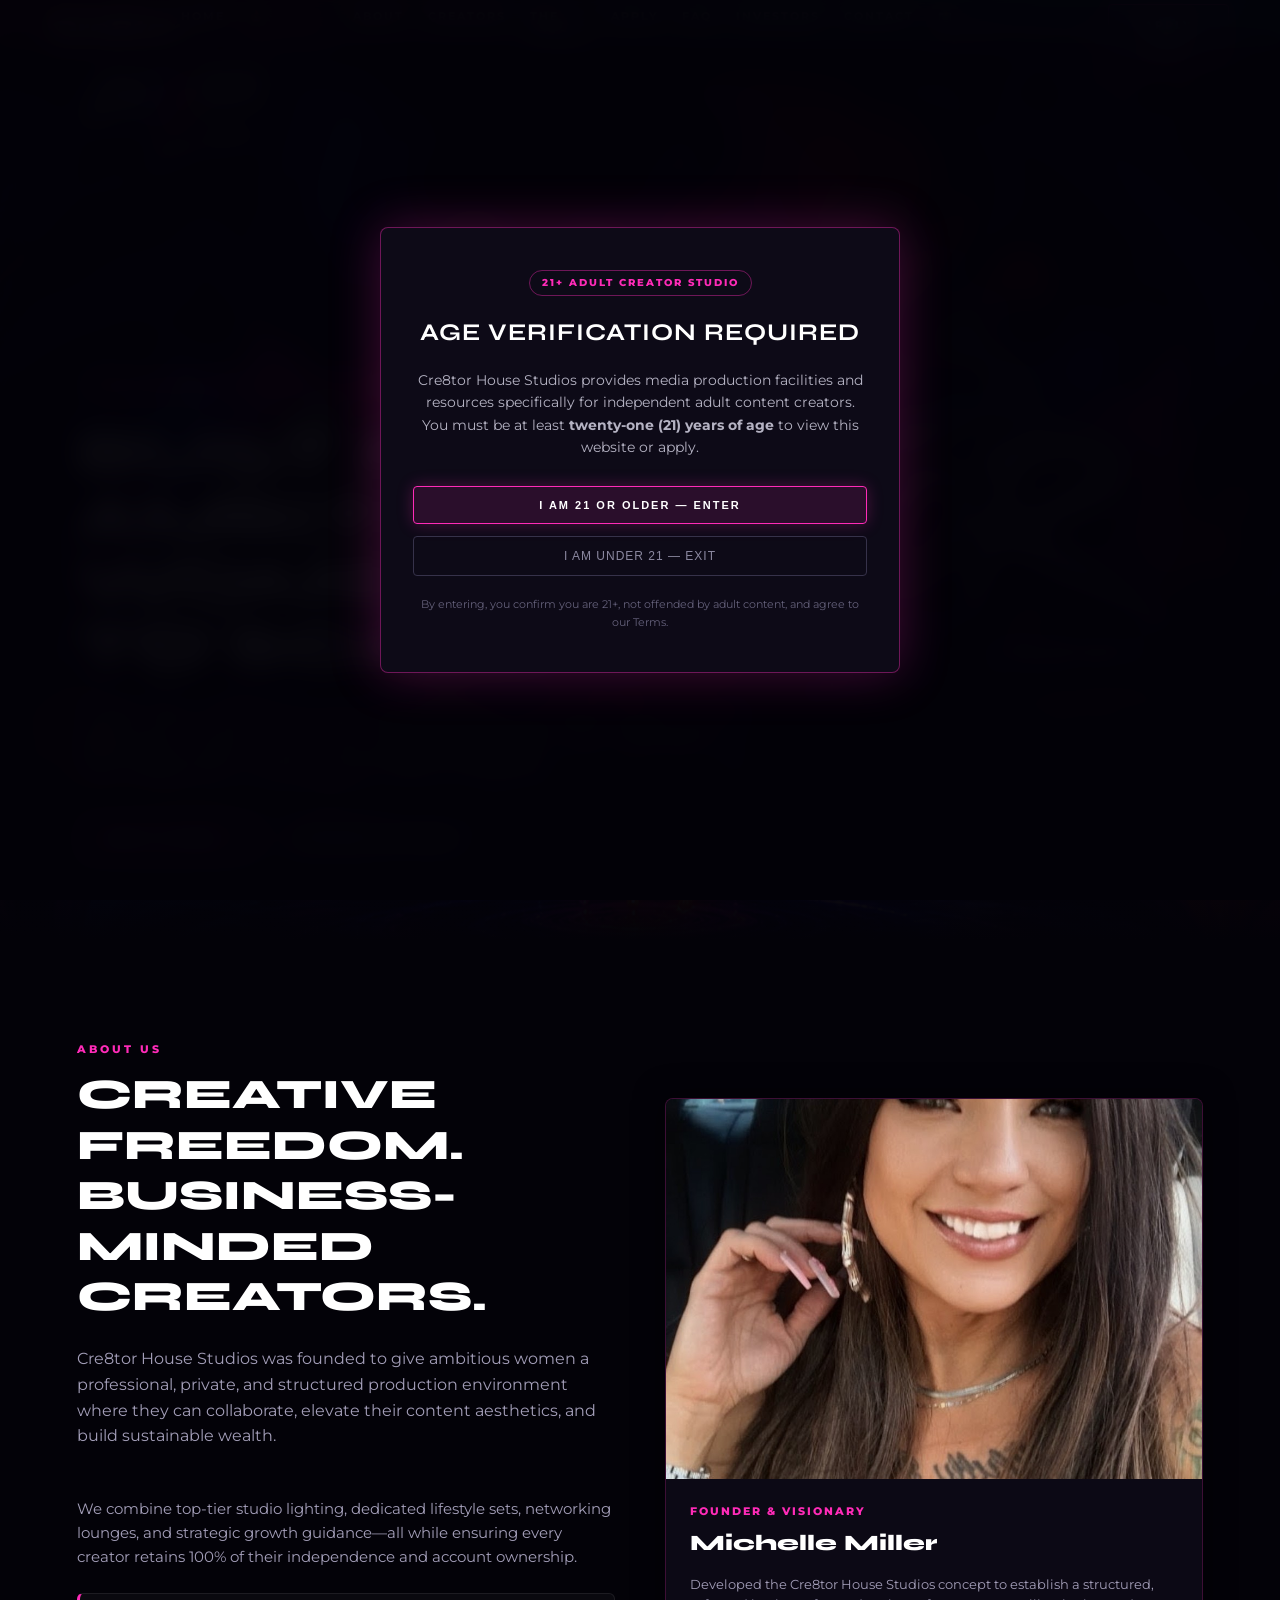
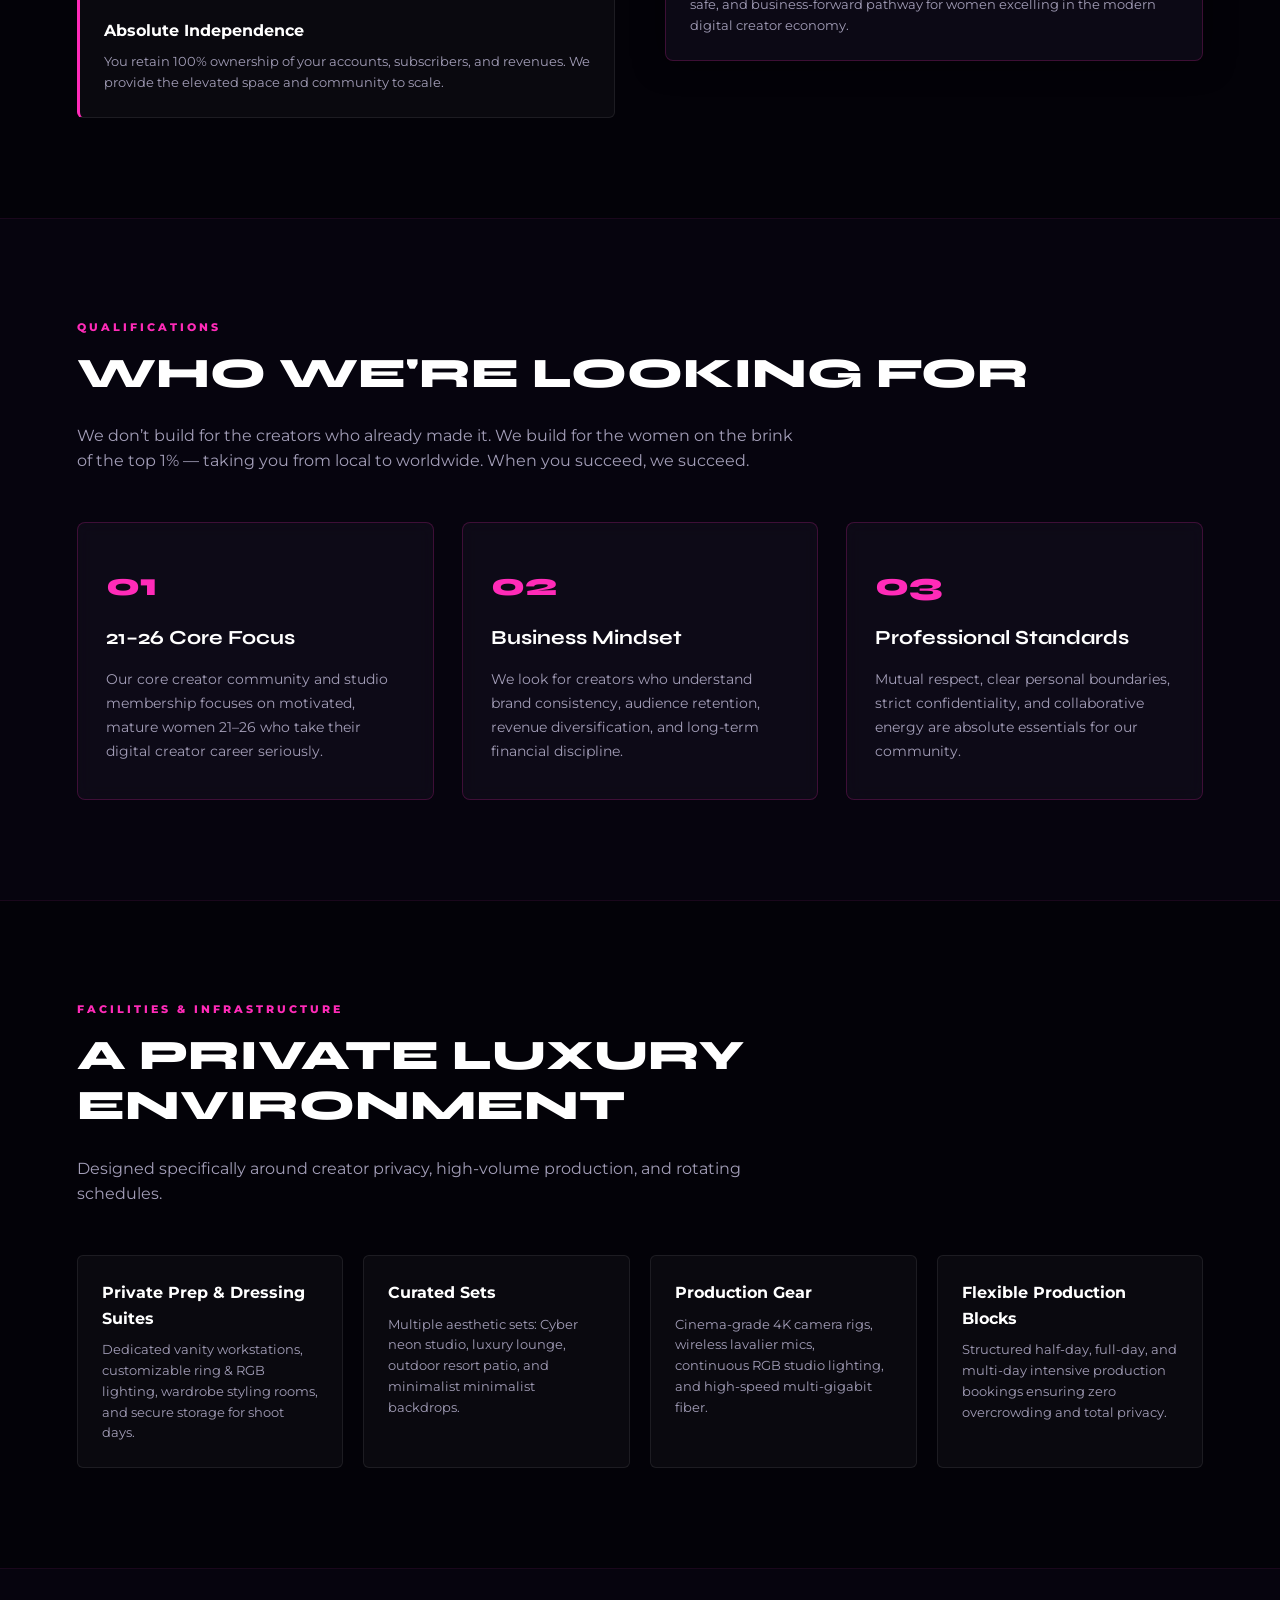
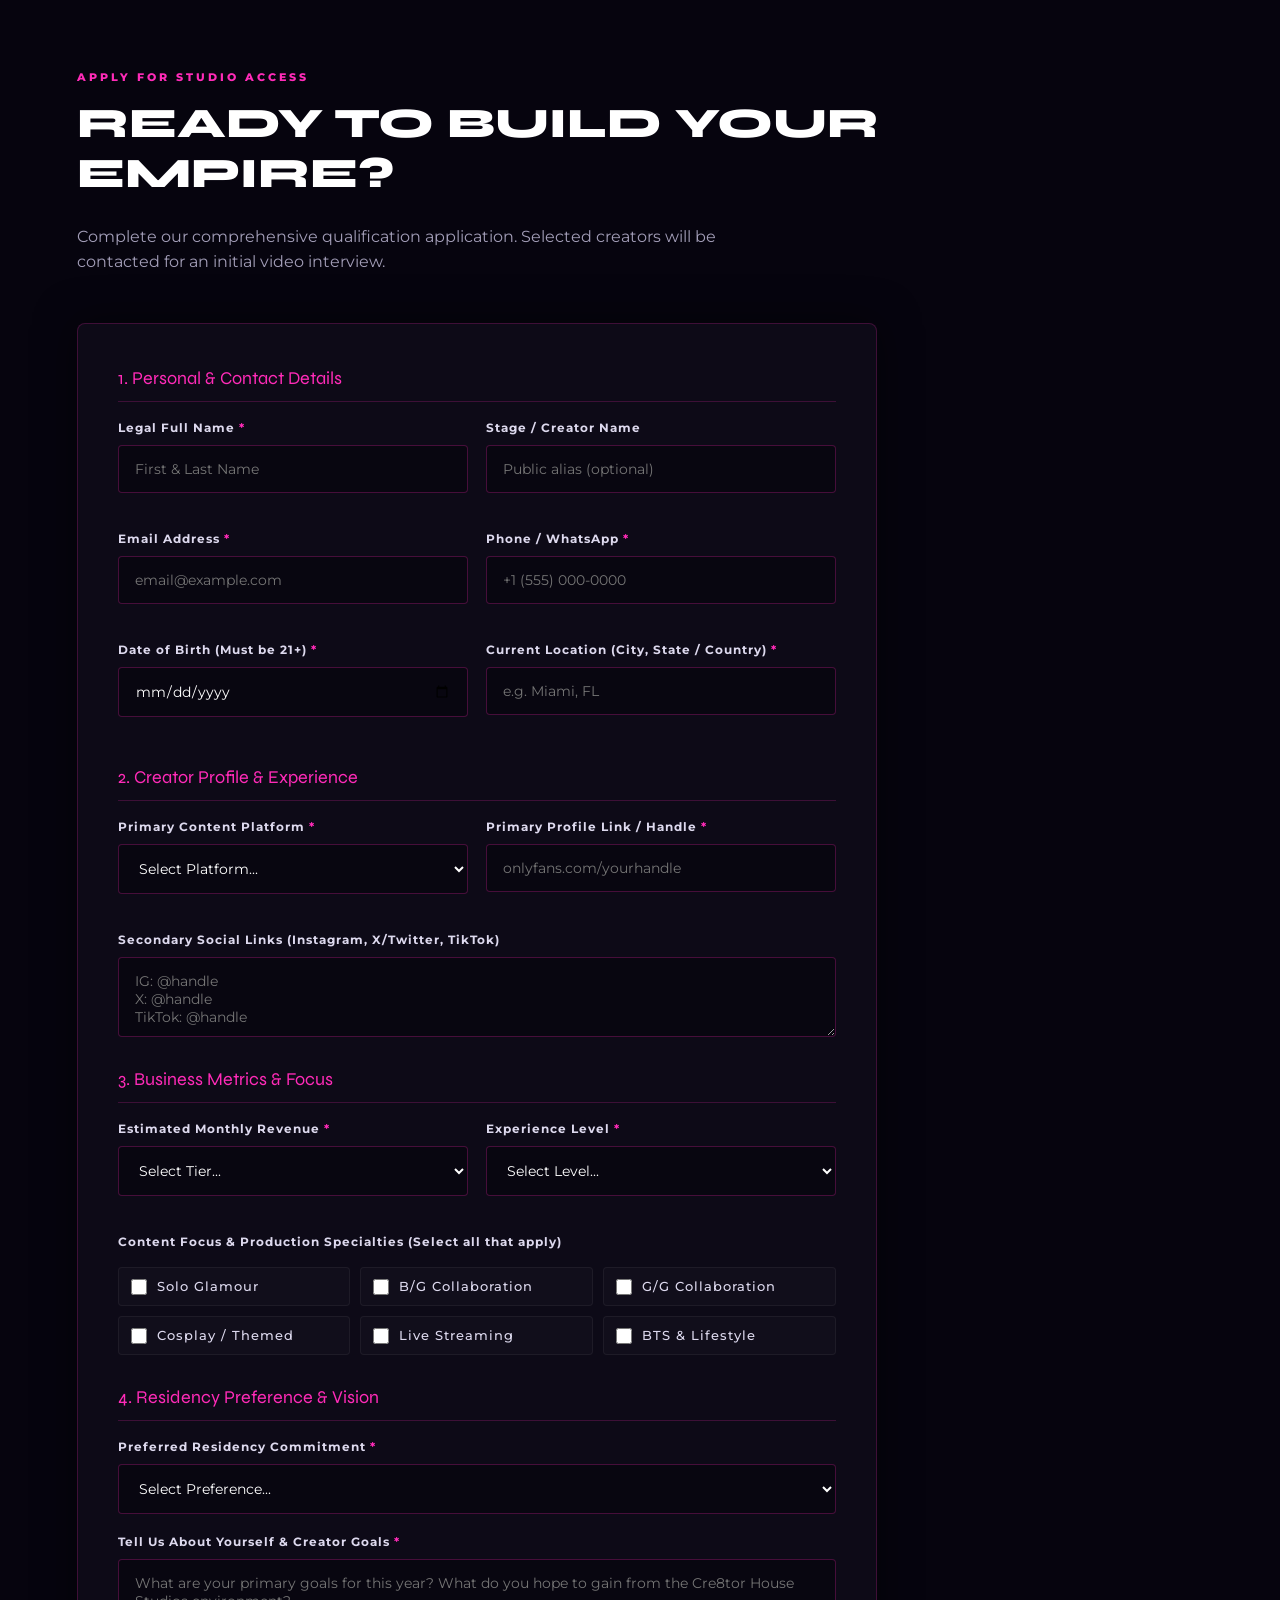
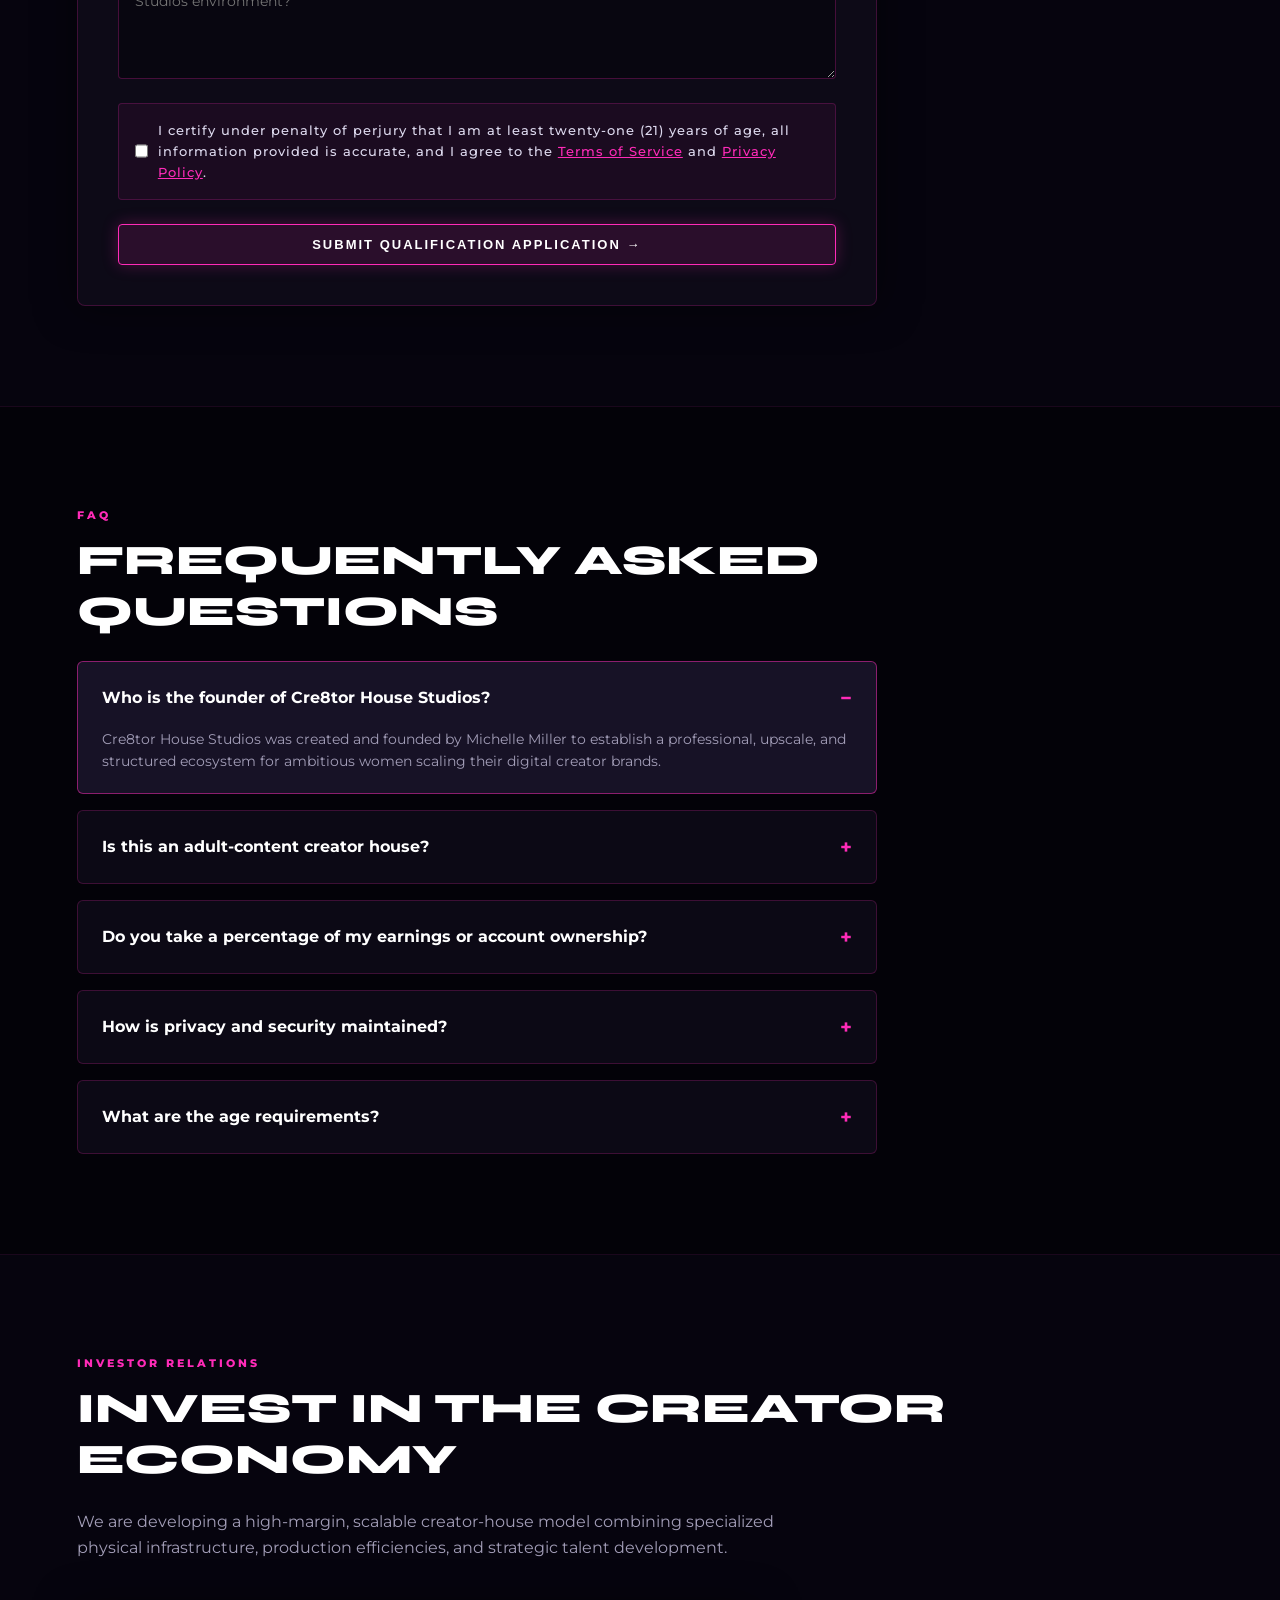
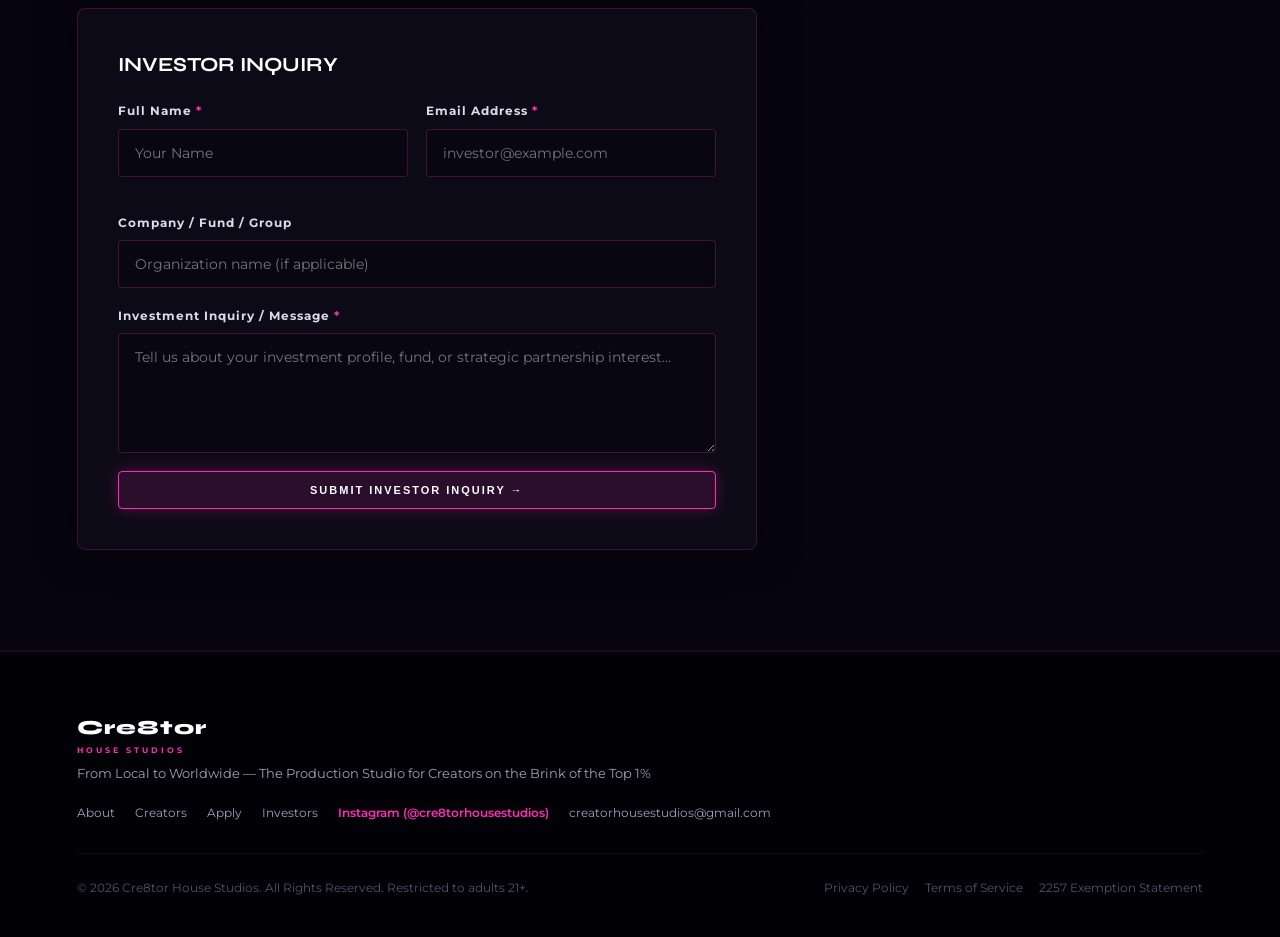
<file: index.html>
<!doctype html>
<html lang="en">
<head>
  <meta charset="utf-8">
  <meta name="viewport" content="width=device-width, initial-scale=1, viewport-fit=cover">
  <title>Cre8tor House Studios — Luxury Production Studio & Creator Incubator</title>
  <meta name="description" content="Next-generation adult content production studio and creator incubator built for ambitious women ready to turn content into a professional business.">
  <link rel="stylesheet" href="style.css">
</head>
<body>

  <!-- LAUNCH ANNOUNCEMENT BAR -->
  <div style="background: linear-gradient(90deg, #ff2e63, #08f7fe); color: #050508; font-weight: 800; font-size: 13px; text-align: center; padding: 10px 16px; letter-spacing: 1px;">
    ⚡ OFFICIAL LAUNCH: Applications for the "Founding 8" Inaugural Cohort are now live! 
    <a href="founding-8.html" style="color: #050508; text-decoration: underline; margin-left: 8px; font-weight: 900;">EXPLORE SPACES & APPLY (8 SLOTS) →</a>
  </div>

  <!-- FIXED HEADER -->
  <header>
    <a href="#home" class="logo">Cre8tor<span>HOUSE STUDIOS</span></a>
    <nav>
      <a href="#home">HOME</a>
      <a href="founding-8.html" style="color: var(--accent-pink); font-weight: 700;">🔥 FOUNDING 8</a>
      <a href="#about">ABOUT</a>
      <a href="#creators">CREATORS</a>
      <a href="#house">THE SPACES</a>
      <a href="#apply">APPLY</a>
      <a href="#faq">FAQ</a>
      <a href="#investors">INVESTORS</a>
      <a href="#contact">CONTACT</a>
      <a href="https://www.instagram.com/cre8torhousestudios" target="_blank" rel="noopener noreferrer" style="color: var(--accent-pink); font-weight: 600;">📸 @cre8torhousestudios</a>
    </nav>
    <a href="#apply" class="navbtn">APPLY NOW</a>
  </header>

  <!-- HERO SECTION -->
  <section id="home" class="hero">
    <div class="hero-art">
      <img src="cre8tor-hero-art.png" alt="Cre8tor House Studios Hero Visual">
    </div>
    <div class="hero-overlay"></div>
    <div class="hero-content">
      <div class="hero-pill">NEXT-GENERATION PRODUCTION STUDIO & CREATOR INCUBATOR</div>
      <h1>BUILT FOR AMBITIOUS WOMEN READY TO SCALE.</h1>
      <p>Cre8tor House Studios provides high-end physical production sets, cinema-grade gear, creative community, and business infrastructure designed to help independent creators build 6-figure enterprises.</p>
      <div class="hero-actions">
        <a href="#apply" class="cta">APPLY TO JOIN →</a>
        <a href="#house" class="cta secondary">EXPLORE THE HOUSE</a>
      </div>
    </div>
  </section>

  <!-- ABOUT SECTION -->
  <section id="about" class="section">
    <div class="about-grid">
      <div>
        <span class="section-tag">ABOUT US</span>
        <h2 class="section-title">CREATIVE FREEDOM.<br>BUSINESS-MINDED CREATORS.</h2>
        <p class="section-desc">Cre8tor House Studios was founded to give ambitious women a professional, private, and structured production environment where they can collaborate, elevate their content aesthetics, and build sustainable wealth.</p>
        <p style="color: var(--text-muted); margin-bottom: 24px; font-size: 15px;">We combine top-tier studio lighting, dedicated lifestyle sets, networking lounges, and strategic growth guidance—all while ensuring every creator retains 100% of their independence and account ownership.</p>
        <div class="feature-pill" style="border-left: 3px solid var(--accent-pink);">
          <h4>Absolute Independence</h4>
          <p>You retain 100% ownership of your accounts, subscribers, and revenues. We provide the elevated space and community to scale.</p>
        </div>
      </div>
      <div class="founder-card">
        <img src="founder-michelle.jpg" alt="Michelle Miller — Founder">
        <div class="founder-info">
          <div class="founder-title">FOUNDER & VISIONARY</div>
          <div class="founder-name">Michelle Miller</div>
          <p class="founder-bio">Developed the Cre8tor House Studios concept to establish a structured, safe, and business-forward pathway for women excelling in the modern digital creator economy.</p>
        </div>
      </div>
    </div>
  </section>

  <!-- WHO WE'RE LOOKING FOR -->
  <section id="creators" class="section dark">
    <span class="section-tag">QUALIFICATIONS</span>
    <h2 class="section-title">WHO WE'RE LOOKING FOR</h2>
    <p class="section-desc">We don’t build for the creators who already made it. We build for the women on the brink of the top 1% — taking you from local to worldwide. When you succeed, we succeed.</p>
    <div class="grid">
      <div class="card">
        <div class="card-num">01</div>
        <h3>21–26 Core Focus</h3>
        <p>Our core creator community and studio membership focuses on motivated, mature women 21–26 who take their digital creator career seriously.</p>
      </div>
      <div class="card">
        <div class="card-num">02</div>
        <h3>Business Mindset</h3>
        <p>We look for creators who understand brand consistency, audience retention, revenue diversification, and long-term financial discipline.</p>
      </div>
      <div class="card">
        <div class="card-num">03</div>
        <h3>Professional Standards</h3>
        <p>Mutual respect, clear personal boundaries, strict confidentiality, and collaborative energy are absolute essentials for our community.</p>
      </div>
    </div>
  </section>

  <!-- THE HOUSE -->
  <section id="house" class="section">
    <span class="section-tag">FACILITIES & INFRASTRUCTURE</span>
    <h2 class="section-title">A PRIVATE LUXURY ENVIRONMENT</h2>
    <p class="section-desc">Designed specifically around creator privacy, high-volume production, and rotating schedules.</p>
    <div class="house-features">
      <div class="feature-pill">
        <h4>Private Prep & Dressing Suites</h4>
        <p>Dedicated vanity workstations, customizable ring & RGB lighting, wardrobe styling rooms, and secure storage for shoot days.</p>
      </div>
      <div class="feature-pill">
        <h4>Curated Sets</h4>
        <p>Multiple aesthetic sets: Cyber neon studio, luxury lounge, outdoor resort patio, and minimalist minimalist backdrops.</p>
      </div>
      <div class="feature-pill">
        <h4>Production Gear</h4>
        <p>Cinema-grade 4K camera rigs, wireless lavalier mics, continuous RGB studio lighting, and high-speed multi-gigabit fiber.</p>
      </div>
      <div class="feature-pill">
        <h4>Flexible Production Blocks</h4>
        <p>Structured half-day, full-day, and multi-day intensive production bookings ensuring zero overcrowding and total privacy.</p>
      </div>
    </div>
  </section>

  <!-- EXPANDED CREATOR APPLICATION -->
  <section id="apply" class="section dark">
    <span class="section-tag">APPLY FOR STUDIO ACCESS</span>
    <h2 class="section-title">READY TO BUILD YOUR EMPIRE?</h2>
    <p class="section-desc">Complete our comprehensive qualification application. Selected creators will be contacted for an initial video interview.</p>

    <div class="form-container">
      <form onsubmit="handleCreatorApplication(event)">

        <!-- Step 1: Identity & Age -->
        <div class="form-group-title">1. Personal & Contact Details</div>
        <div class="form-row">
          <div class="form-field">
            <label>Legal Full Name <span class="req">*</span></label>
            <input type="text" name="legal_name" required placeholder="First & Last Name">
          </div>
          <div class="form-field">
            <label>Stage / Creator Name</label>
            <input type="text" name="stage_name" placeholder="Public alias (optional)">
          </div>
        </div>

        <div class="form-row">
          <div class="form-field">
            <label>Email Address <span class="req">*</span></label>
            <input type="email" name="email" required placeholder="email@example.com">
          </div>
          <div class="form-field">
            <label>Phone / WhatsApp <span class="req">*</span></label>
            <input type="tel" name="phone" required placeholder="+1 (555) 000-0000">
          </div>
        </div>

        <div class="form-row">
          <div class="form-field">
            <label>Date of Birth (Must be 21+) <span class="req">*</span></label>
            <input type="date" name="dob" required>
          </div>
          <div class="form-field">
            <label>Current Location (City, State / Country) <span class="req">*</span></label>
            <input type="text" name="location" required placeholder="e.g. Miami, FL">
          </div>
        </div>

        <!-- Step 2: Content & Platforms -->
        <div class="form-group-title">2. Creator Profile & Experience</div>
        <div class="form-row">
          <div class="form-field">
            <label>Primary Content Platform <span class="req">*</span></label>
            <select name="primary_platform" required>
              <option value="">Select Platform...</option>
              <option value="OnlyFans">OnlyFans</option>
              <option value="Fansly">Fansly</option>
              <option value="ManyVids">ManyVids</option>
              <option value="LoyalFans">LoyalFans</option>
              <option value="Twitch">Twitch</option>
              <option value="Kick">Kick</option>
              <option value="YouTube">YouTube</option>
              <option value="Instagram / TikTok">Instagram / TikTok</option>
              <option value="Other">Other</option>
            </select>
          </div>
          <div class="form-field">
            <label>Primary Profile Link / Handle <span class="req">*</span></label>
            <input type="text" name="primary_handle" required placeholder="onlyfans.com/yourhandle">
          </div>
        </div>

        <div class="form-field full">
          <label>Secondary Social Links (Instagram, X/Twitter, TikTok)</label>
          <textarea name="secondary_socials" placeholder="IG: @handle&#10;X: @handle&#10;TikTok: @handle" style="min-height: 80px;"></textarea>
        </div>

        <!-- Step 3: Business & Revenue -->
        <div class="form-group-title">3. Business Metrics & Focus</div>
        <div class="form-row">
          <div class="form-field">
            <label>Estimated Monthly Revenue <span class="req">*</span></label>
            <select name="monthly_revenue" required>
              <option value="">Select Tier...</option>
              <option value="Under $1,000">Under $1,000 / mo</option>
              <option value="$1,000 – $5,000">$1,000 – $5,000 / mo</option>
              <option value="$5,000 – $15,000">$5,000 – $15,000 / mo</option>
              <option value="$15,000 – $30,000">$15,000 – $30,000 / mo</option>
              <option value="$30,000+">$30,000+ / mo</option>
            </select>
          </div>
          <div class="form-field">
            <label>Experience Level <span class="req">*</span></label>
            <select name="experience_level" required>
              <option value="">Select Level...</option>
              <option value="Beginner (< 6 months)">Beginner (< 6 months)</option>
              <option value="Emerging (6–18 months)">Emerging (6–18 months)</option>
              <option value="Established (18+ months)">Established (18+ months)</option>
            </select>
          </div>
        </div>

        <div class="form-field full">
          <label>Content Focus & Production Specialties (Select all that apply)</label>
          <div class="checkbox-group">
            <label class="checkbox-label"><input type="checkbox" name="content_focus" value="Solo Glamour"> Solo Glamour</label>
            <label class="checkbox-label"><input type="checkbox" name="content_focus" value="B/G Collaboration"> B/G Collaboration</label>
            <label class="checkbox-label"><input type="checkbox" name="content_focus" value="G/G Collaboration"> G/G Collaboration</label>
            <label class="checkbox-label"><input type="checkbox" name="content_focus" value="Cosplay / Themed"> Cosplay / Themed</label>
            <label class="checkbox-label"><input type="checkbox" name="content_focus" value="Live Streaming / ASMR"> Live Streaming</label>
            <label class="checkbox-label"><input type="checkbox" name="content_focus" value="BTS & Lifestyle"> BTS & Lifestyle</label>
          </div>
        </div>

        <!-- Step 4: Residency & Goals -->
        <div class="form-group-title">4. Residency Preference & Vision</div>
        <div class="form-field full">
          <label>Preferred Residency Commitment <span class="req">*</span></label>
          <select name="residency_interest" required>
            <option value="">Select Preference...</option>
            <option value="1-Week Intensive">1-Week Intensive (High-Output Shoot Schedule)</option>
            <option value="1-Month Full Residency">1-Month Full Residency</option>
            <option value="3-Month Seasonal Residency">3-Month Seasonal Residency</option>
            <option value="Day / Weekend Production Pass">Day / Weekend Production Pass Only</option>
          </select>
        </div>

        <div class="form-field full">
          <label>Tell Us About Yourself & Creator Goals <span class="req">*</span></label>
          <textarea name="creator_goals" required placeholder="What are your primary goals for this year? What do you hope to gain from the Cre8tor House Studios environment?"></textarea>
        </div>

        <div class="legal-consent">
          <label class="checkbox-label" style="background: transparent; border: none; padding: 0;">
            <input type="checkbox" name="age_consent" required>
            <span>I certify under penalty of perjury that I am at least twenty-one (21) years of age, all information provided is accurate, and I agree to the <a href="terms.html" target="_blank">Terms of Service</a> and <a href="privacy.html" target="_blank">Privacy Policy</a>.</span>
          </label>
        </div>

        <button type="submit" class="cta" style="width: 100%; font-size: 13px;">SUBMIT QUALIFICATION APPLICATION →</button>
      </form>
    </div>
  </section>

  <!-- FAQ SECTION -->
  <section id="faq" class="section">
    <span class="section-tag">FAQ</span>
    <h2 class="section-title">FREQUENTLY ASKED QUESTIONS</h2>
    <div class="faq-list">
      <details open>
        <summary>Who is the founder of Cre8tor House Studios?</summary>
        <p>Cre8tor House Studios was created and founded by Michelle Miller to establish a professional, upscale, and structured ecosystem for ambitious women scaling their digital creator brands.</p>
      </details>
      <details>
        <summary>Is this an adult-content creator house?</summary>
        <p>Yes. Cre8tor House Studios is specifically tailored to the unique privacy, production, and business requirements of adult content creators, models, and influencers.</p>
      </details>
      <details>
        <summary>Do you take a percentage of my earnings or account ownership?</summary>
        <p>No. You retain 100% ownership of your social channels, fan subscriptions, and content royalties. We provide the facility, equipment, and community structure.</p>
      </details>
      <details>
        <summary>How is privacy and security maintained?</summary>
        <p>The studio location is strictly confidential and never published publicly. All visitors, residents, and staff undergo strict vetting and non-disclosure agreements prior to entry.</p>
      </details>
      <details>
        <summary>What are the age requirements?</summary>
        <p>All creator applicants and visitors must be at least 21 years of age with valid government-issued photo identification.</p>
      </details>
    </div>
  </section>

  <!-- INVESTORS SECTION -->
  <section id="investors" class="section dark">
    <span class="section-tag">INVESTOR RELATIONS</span>
    <h2 class="section-title">INVEST IN THE CREATOR ECONOMY</h2>
    <p class="section-desc">We are developing a high-margin, scalable creator-house model combining specialized physical infrastructure, production efficiencies, and strategic talent development.</p>

    <div class="form-container" style="max-width: 680px;">
      <h3 style="font-family: var(--font-heading); margin-bottom: 20px; font-size: 20px;">INVESTOR INQUIRY</h3>
      <form onsubmit="handleInvestorInquiry(event)">
        <div class="form-row">
          <div class="form-field">
            <label>Full Name <span class="req">*</span></label>
            <input type="text" name="name" required placeholder="Your Name">
          </div>
          <div class="form-field">
            <label>Email Address <span class="req">*</span></label>
            <input type="email" name="email" required placeholder="investor@example.com">
          </div>
        </div>
        <div class="form-field full">
          <label>Company / Fund / Group</label>
          <input type="text" name="company" placeholder="Organization name (if applicable)">
        </div>
        <div class="form-field full">
          <label>Investment Inquiry / Message <span class="req">*</span></label>
          <textarea name="message" required placeholder="Tell us about your investment profile, fund, or strategic partnership interest..."></textarea>
        </div>
        <button type="submit" class="cta" style="width: 100%;">SUBMIT INVESTOR INQUIRY →</button>
      </form>
    </div>
  </section>

  <!-- CONTACT & FOOTER -->
  <footer id="contact">
    <div class="footer-top">
      <div>
        <div class="logo">Cre8tor<span>HOUSE STUDIOS</span></div>
        <p style="font-size: 13px; color: var(--text-muted); margin-top: 6px;">From Local to Worldwide — The Production Studio for Creators on the Brink of the Top 1%</p>
      </div>
      <div class="footer-links">
        <a href="#about">About</a>
        <a href="#creators">Creators</a>
        <a href="#apply">Apply</a>
        <a href="#investors">Investors</a>
        <a href="https://www.instagram.com/cre8torhousestudios" target="_blank" rel="noopener noreferrer" style="color: var(--accent-pink); font-weight: 600;">Instagram (@cre8torhousestudios)</a>
        <a href="mailto:creatorhousestudios@gmail.com">creatorhousestudios@gmail.com</a>
      </div>
    </div>
    <div class="footer-bottom">
      <div>© 2026 Cre8tor House Studios. All Rights Reserved. Restricted to adults 21+.</div>
      <div style="display: flex; gap: 16px;">
        <a href="privacy.html">Privacy Policy</a>
        <a href="terms.html">Terms of Service</a>
        <a href="compliance-2257.html">2257 Exemption Statement</a>
      </div>
    </div>
  </footer>

  <!-- 21+ AGE GATE MODAL -->
  <div id="age-gate-modal" class="age-gate-overlay" role="dialog" aria-modal="true">
    <div class="age-gate-card">
      <div class="gate-badge">21+ ADULT CREATOR STUDIO</div>
      <h2>AGE VERIFICATION REQUIRED</h2>
      <p>Cre8tor House Studios provides media production facilities and resources specifically for independent adult content creators. You must be at least <strong>twenty-one (21) years of age</strong> to view this website or apply.</p>
      <div class="gate-actions">
        <button class="cta gate-enter-btn" onclick="confirmAge(true)">I AM 21 OR OLDER — ENTER</button>
        <button class="gate-exit-btn" onclick="confirmAge(false)">I AM UNDER 21 — EXIT</button>
      </div>
      <small class="gate-footnote">By entering, you confirm you are 21+, not offended by adult content, and agree to our Terms.</small>
    </div>
  </div>

  <!-- STATUS TOAST / MODAL -->
  <div id="status-modal" class="status-modal-overlay">
    <div class="status-modal">
      <h3 id="status-modal-title">Notice</h3>
      <p id="status-modal-msg">Message goes here.</p>
      <button class="cta" onclick="closeStatusModal()">CLOSE</button>
    </div>
  </div>

  <script src="script.js"></script>
</body>
</html>
</file>
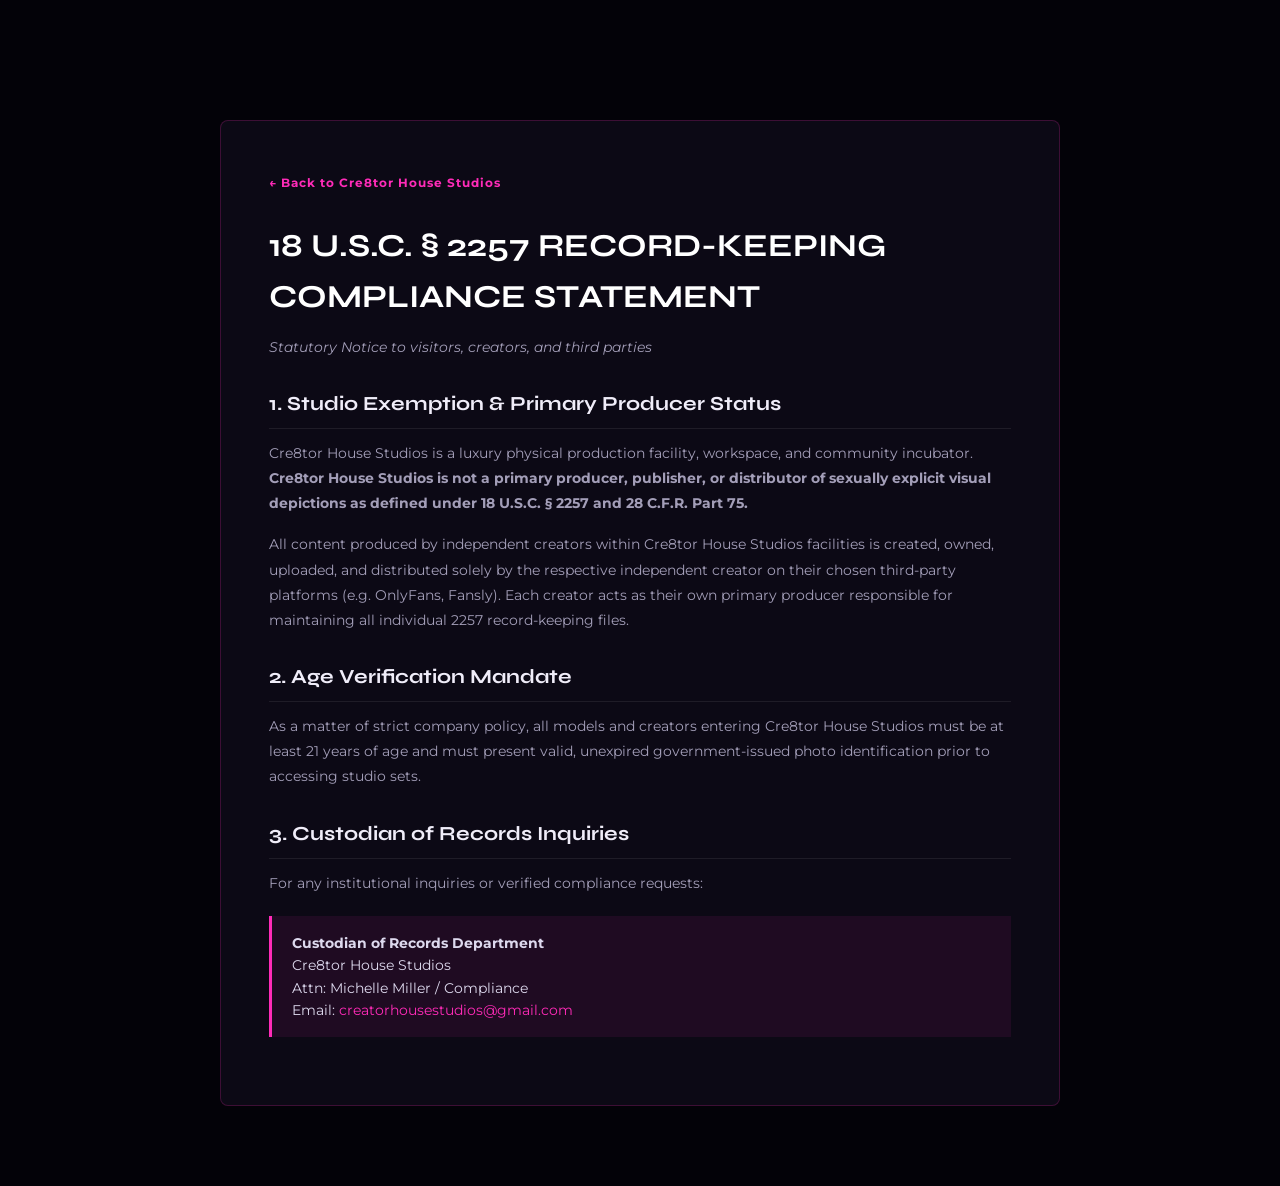
<file: compliance-2257.html>
<!doctype html>
<html lang="en">
<head>
  <meta charset="utf-8">
  <meta name="viewport" content="width=device-width, initial-scale=1">
  <title>18 U.S.C. § 2257 Statement — Cre8tor House Studios</title>
  <link rel="stylesheet" href="style.css">
</head>
<body class="legal-page">
  <div class="legal-container">
    <a href="index.html" class="legal-back">← Back to Cre8tor House Studios</a>
    <h1>18 U.S.C. § 2257 RECORD-KEEPING COMPLIANCE STATEMENT</h1>
    <p><em>Statutory Notice to visitors, creators, and third parties</em></p>

    <h2>1. Studio Exemption & Primary Producer Status</h2>
    <p>
      Cre8tor House Studios is a luxury physical production facility, workspace, and community incubator. 
      <strong>Cre8tor House Studios is not a primary producer, publisher, or distributor of sexually explicit visual depictions as defined under 18 U.S.C. § 2257 and 28 C.F.R. Part 75.</strong>
    </p>
    <p>
      All content produced by independent creators within Cre8tor House Studios facilities is created, owned, uploaded, and distributed solely by the respective independent creator on their chosen third-party platforms (e.g. OnlyFans, Fansly). Each creator acts as their own primary producer responsible for maintaining all individual 2257 record-keeping files.
    </p>

    <h2>2. Age Verification Mandate</h2>
    <p>
      As a matter of strict company policy, all models and creators entering Cre8tor House Studios must be at least 21 years of age and must present valid, unexpired government-issued photo identification prior to accessing studio sets.
    </p>

    <h2>3. Custodian of Records Inquiries</h2>
    <p>For any institutional inquiries or verified compliance requests:</p>
    <div class="compliance-box">
      <strong>Custodian of Records Department</strong><br>
      Cre8tor House Studios<br>
      Attn: Michelle Miller / Compliance<br>
      Email: <a href="mailto:creatorhousestudios@gmail.com" style="color: var(--accent-pink);">creatorhousestudios@gmail.com</a>
    </div>
  </div>
</body>
</html>
</file>
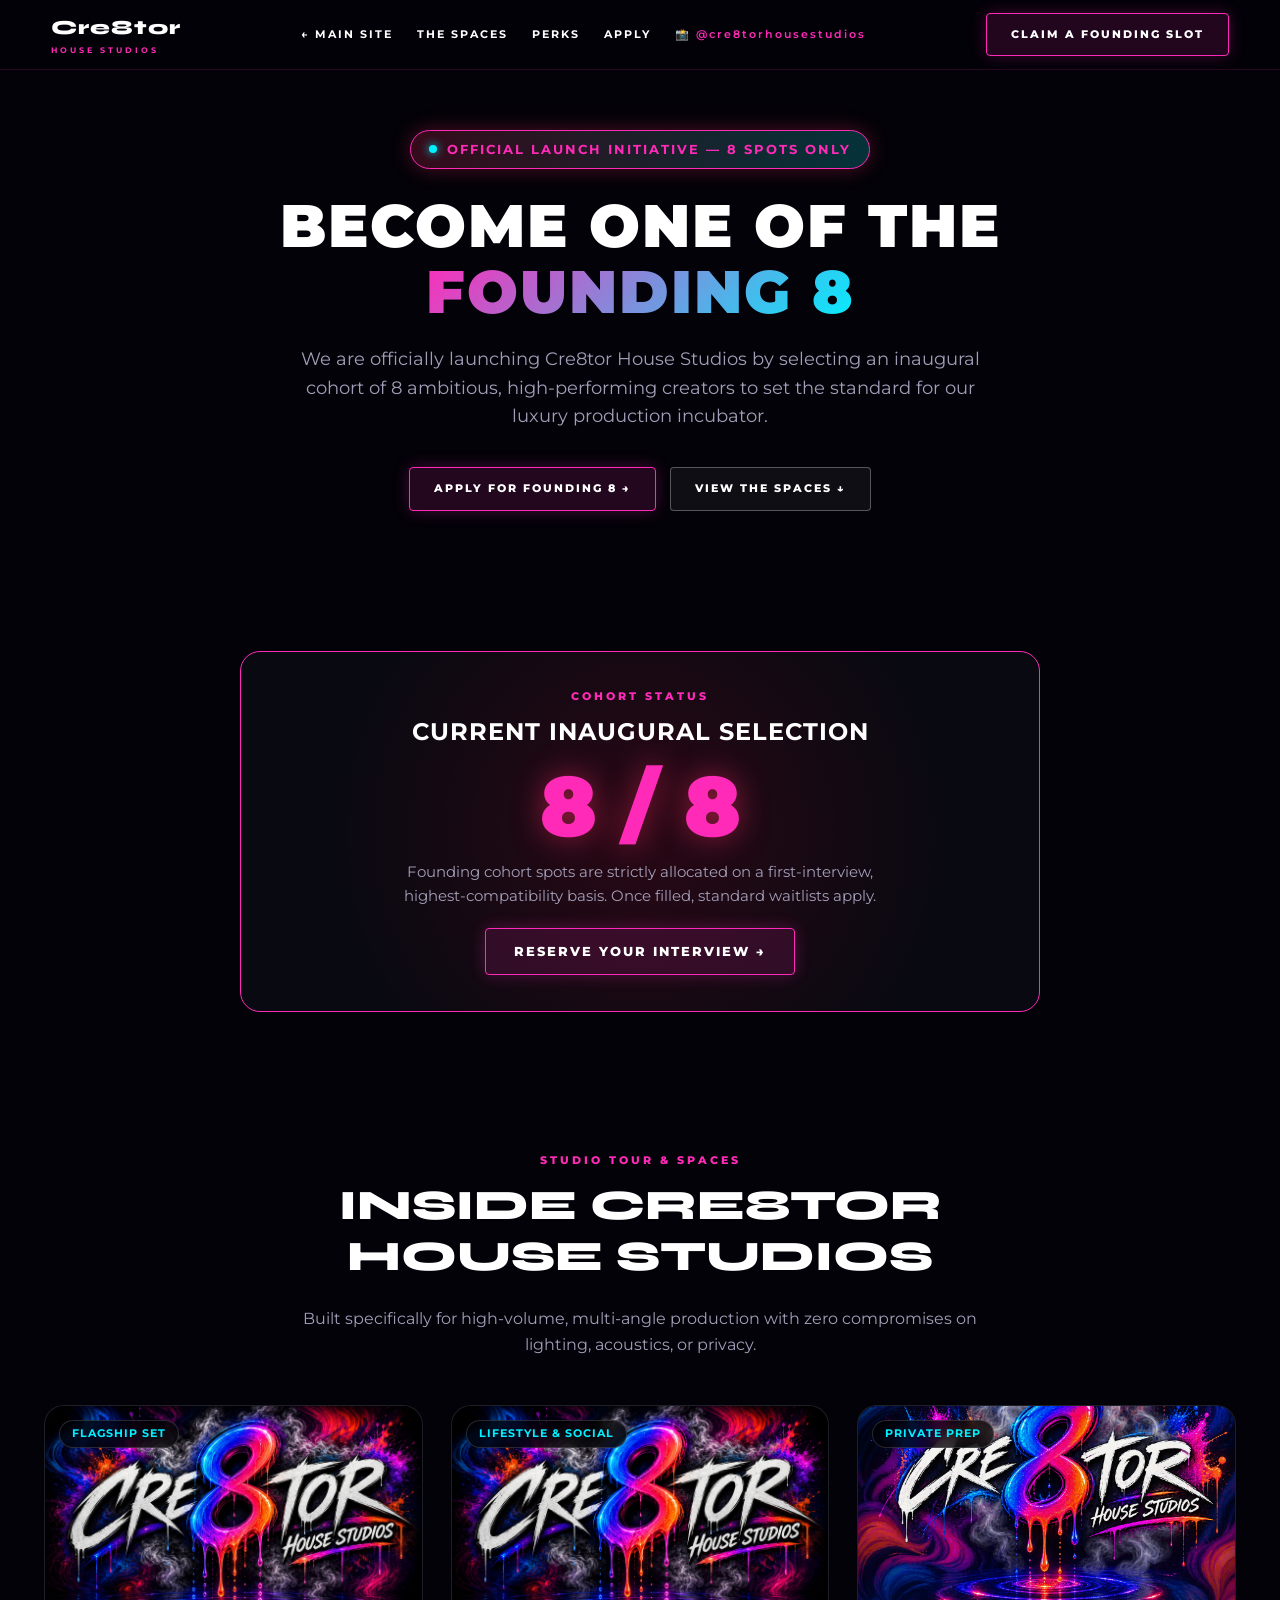
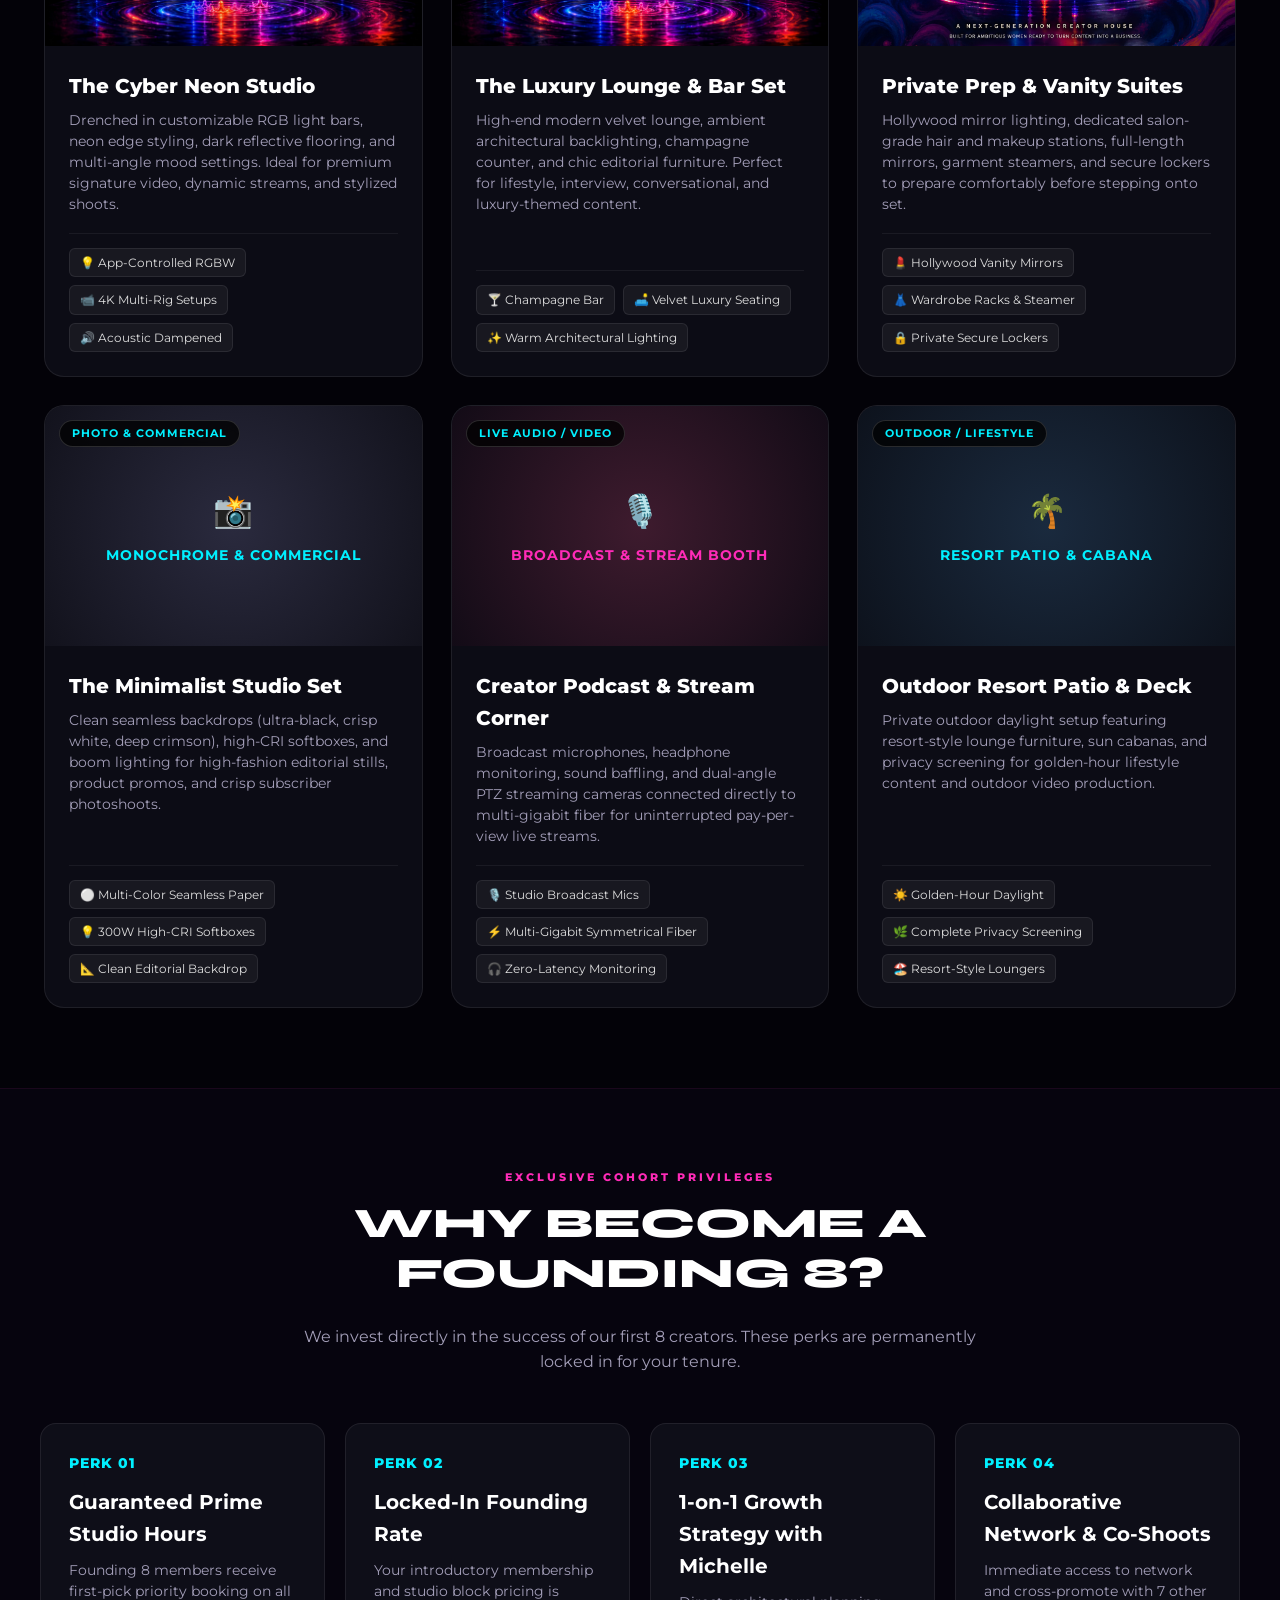
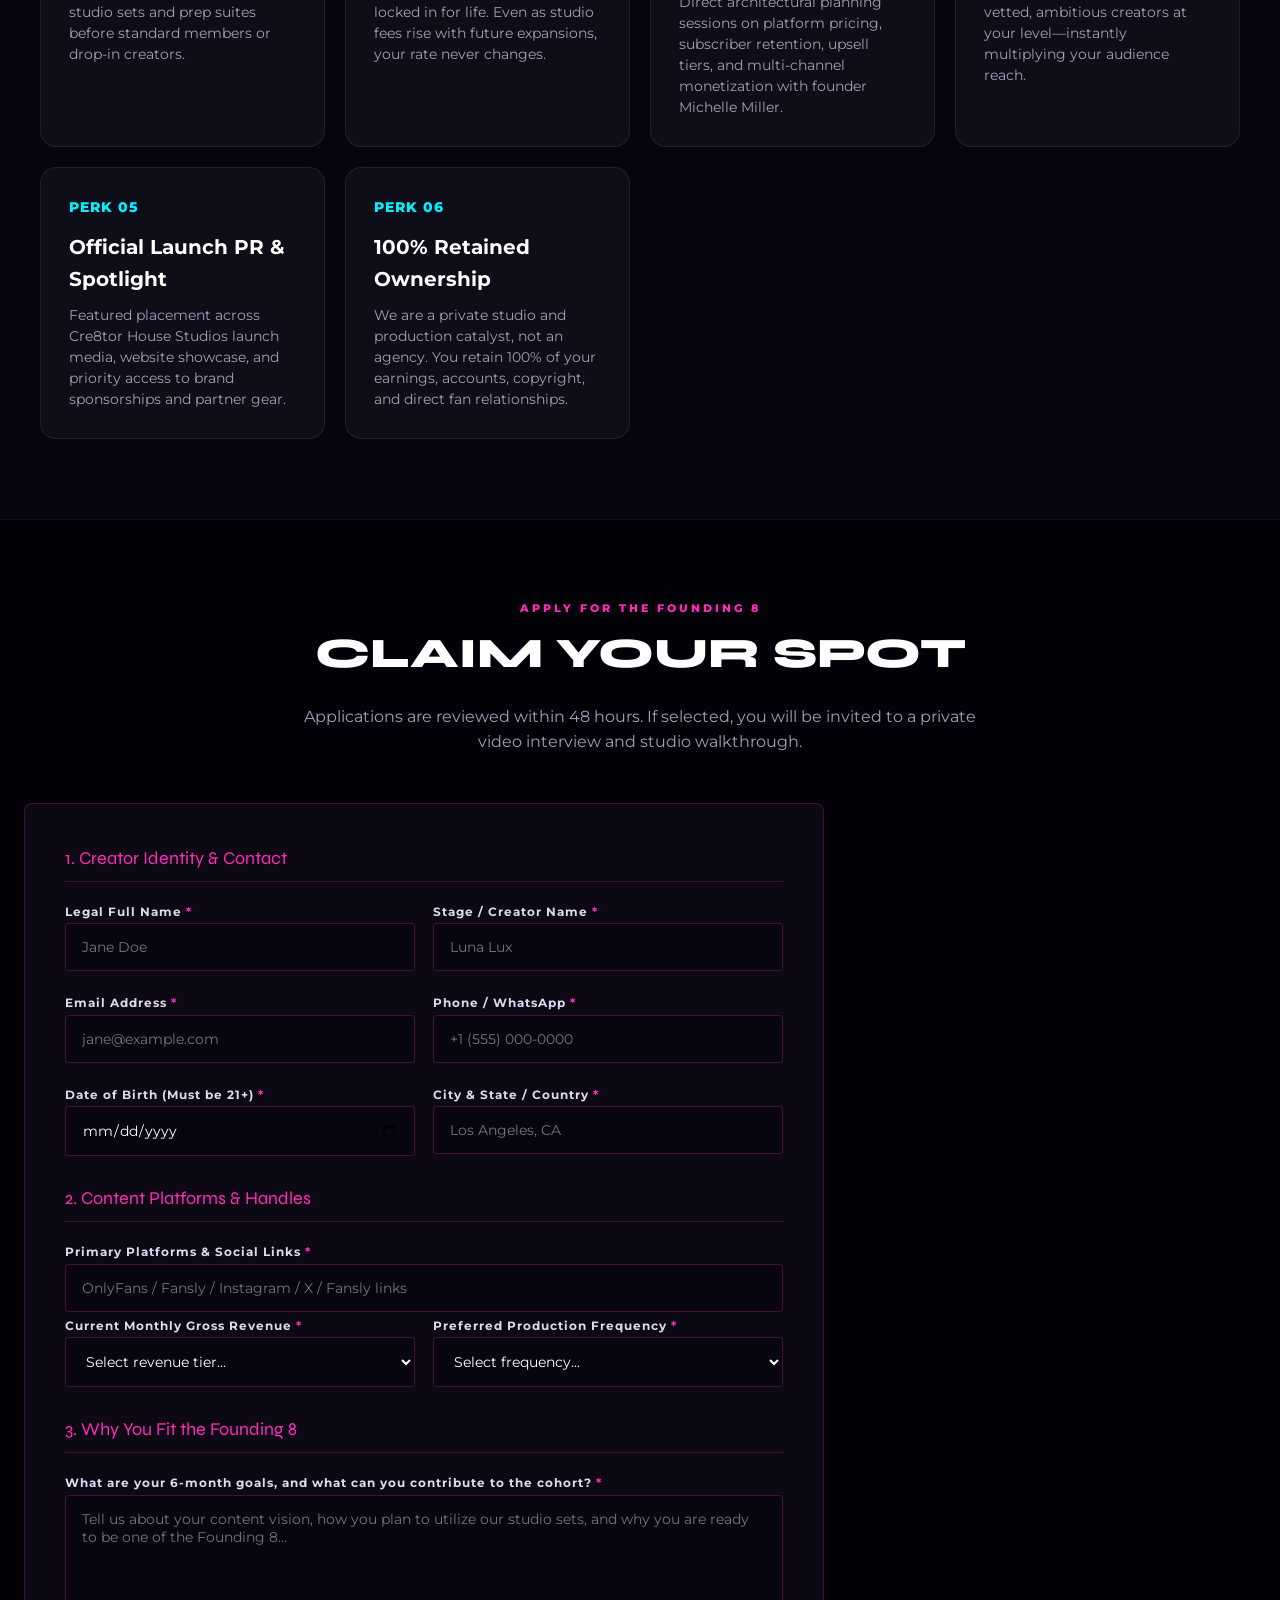
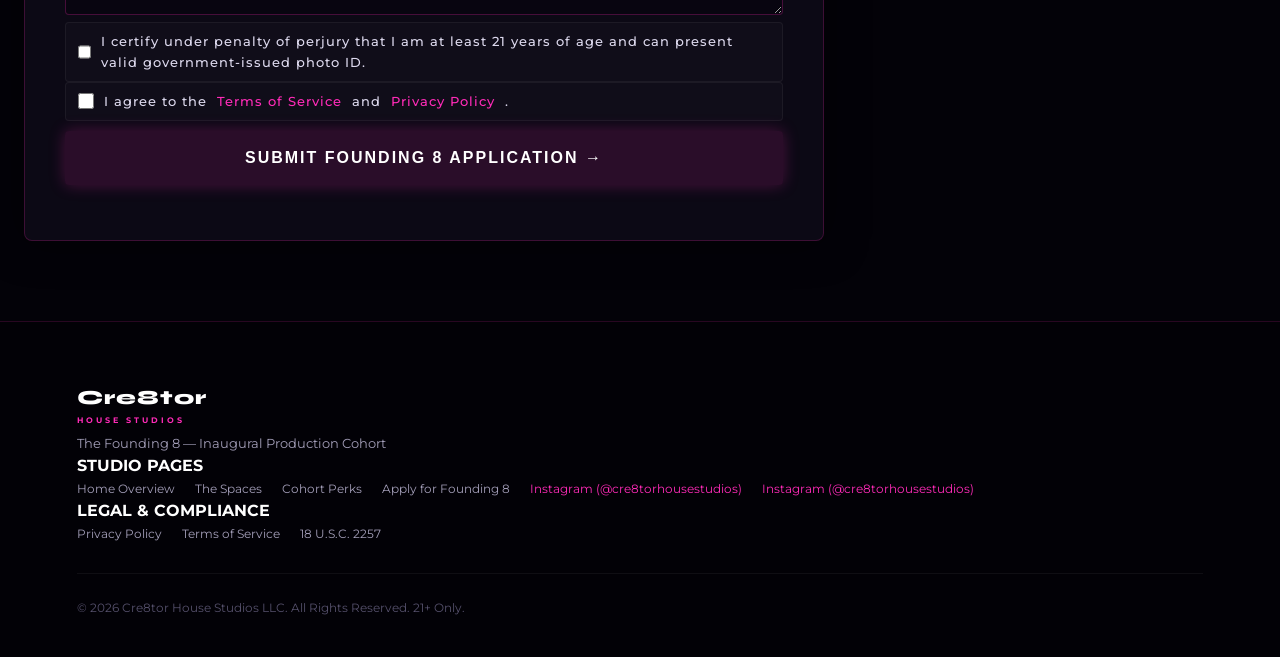
<file: founding-8.html>
<!doctype html>
<html lang="en">
<head>
  <meta charset="utf-8">
  <meta name="viewport" content="width=device-width, initial-scale=1, viewport-fit=cover">
  <title>The Founding 8 — Inaugural Launch Cohort | Cre8tor House Studios</title>
  <meta name="description" content="Join the Founding 8 inaugural cohort at Cre8tor House Studios. Exclusive studio access, locked-in lifetime rates, and dedicated production sets.">
  <link rel="stylesheet" href="style.css">
  <style>
    .launch-banner {
      background: linear-gradient(90deg, rgba(255,46,99,0.2), rgba(8,247,254,0.2));
      border: 1px solid var(--accent-pink);
      border-radius: 999px;
      display: inline-flex;
      align-items: center;
      gap: 10px;
      padding: 8px 18px;
      font-size: 13px;
      font-weight: 700;
      letter-spacing: 2px;
      text-transform: uppercase;
      color: var(--accent-pink);
      margin-bottom: 24px;
      box-shadow: 0 0 20px rgba(255,46,99,0.3);
    }
    .launch-banner .pulse-dot {
      width: 8px;
      height: 8px;
      background: var(--accent-cyan);
      border-radius: 50%;
      box-shadow: 0 0 10px var(--accent-cyan);
      animation: pulse 1.5s infinite;
    }
    @keyframes pulse {
      0%, 100% { opacity: 1; transform: scale(1); }
      50% { opacity: 0.4; transform: scale(0.8); }
    }
    .founding-hero {
      padding: 130px 24px 80px;
      text-align: center;
      max-width: 900px;
      margin: 0 auto;
    }
    .founding-hero h1 {
      font-size: clamp(32px, 6vw, 60px);
      line-height: 1.1;
      font-weight: 900;
      letter-spacing: 2px;
      margin-bottom: 20px;
    }
    .founding-hero h1 span {
      background: linear-gradient(135deg, var(--accent-pink), var(--accent-cyan));
      -webkit-background-clip: text;
      -webkit-text-fill-color: transparent;
    }
    .founding-hero p {
      font-size: 18px;
      color: var(--text-muted);
      line-height: 1.6;
      max-width: 720px;
      margin: 0 auto 36px;
    }
    .perks-grid {
      display: grid;
      grid-template-columns: repeat(auto-fit, minmax(280px, 1fr));
      gap: 20px;
      margin: 40px 0;
    }
    .perk-card {
      background: rgba(18, 18, 28, 0.75);
      border: 1px solid rgba(255, 255, 255, 0.08);
      border-radius: 16px;
      padding: 28px;
      text-align: left;
      position: relative;
      transition: all 0.3s ease;
    }
    .perk-card:hover {
      border-color: var(--accent-pink);
      transform: translateY(-4px);
      box-shadow: 0 10px 30px rgba(255,46,99,0.15);
    }
    .perk-number {
      font-family: var(--font-mono);
      font-size: 14px;
      font-weight: 800;
      color: var(--accent-cyan);
      letter-spacing: 1px;
      margin-bottom: 12px;
    }
    .perk-card h3 {
      font-size: 20px;
      font-weight: 700;
      margin-bottom: 10px;
      color: #fff;
    }
    .perk-card p {
      font-size: 14px;
      color: var(--text-muted);
      line-height: 1.5;
      margin: 0;
    }

    /* SPACES GALLERY */
    .spaces-section {
      padding: 80px 24px;
      max-width: 1240px;
      margin: 0 auto;
    }
    .spaces-grid {
      display: grid;
      grid-template-columns: repeat(auto-fit, minmax(350px, 1fr));
      gap: 28px;
      margin-top: 40px;
    }
    .space-card {
      background: rgba(15, 15, 24, 0.85);
      border: 1px solid rgba(255, 255, 255, 0.08);
      border-radius: 20px;
      overflow: hidden;
      display: flex;
      flex-direction: column;
      transition: all 0.3s ease;
    }
    .space-card:hover {
      border-color: var(--accent-cyan);
      box-shadow: 0 12px 36px rgba(8,247,254,0.18);
      transform: translateY(-5px);
    }
    .space-img-container {
      position: relative;
      width: 100%;
      height: 240px;
      background: #0d0d14;
      overflow: hidden;
    }
    .space-img-container img {
      width: 100%;
      height: 100%;
      object-fit: cover;
      transition: transform 0.5s ease;
    }
    .space-card:hover .space-img-container img {
      transform: scale(1.05);
    }
    .space-tag {
      position: absolute;
      top: 14px;
      left: 14px;
      background: rgba(0, 0, 0, 0.75);
      backdrop-filter: blur(8px);
      border: 1px solid rgba(255,255,255,0.15);
      border-radius: 999px;
      padding: 4px 12px;
      font-size: 11px;
      font-weight: 700;
      letter-spacing: 1px;
      text-transform: uppercase;
      color: var(--accent-cyan);
    }
    .space-body {
      padding: 24px;
      display: flex;
      flex-direction: column;
      flex: 1;
    }
    .space-body h3 {
      font-size: 20px;
      font-weight: 800;
      margin-bottom: 8px;
      color: #fff;
    }
    .space-body p {
      font-size: 14px;
      color: var(--text-muted);
      line-height: 1.5;
      margin-bottom: 18px;
      flex: 1;
    }
    .space-specs {
      display: flex;
      flex-wrap: wrap;
      gap: 8px;
      padding-top: 14px;
      border-top: 1px solid rgba(255, 255, 255, 0.06);
    }
    .spec-chip {
      background: rgba(255, 255, 255, 0.05);
      border: 1px solid rgba(255, 255, 255, 0.08);
      border-radius: 6px;
      padding: 4px 10px;
      font-size: 12px;
      color: #ddd;
      font-family: var(--font-mono);
    }
    .slots-counter {
      background: radial-gradient(circle at center, rgba(255,46,99,0.15) 0%, rgba(10,10,18,0.9) 70%);
      border: 1px solid var(--accent-pink);
      border-radius: 20px;
      padding: 36px 24px;
      text-align: center;
      margin: 60px auto;
      max-width: 800px;
    }
    .slots-number {
      font-size: clamp(48px, 8vw, 84px);
      font-weight: 900;
      color: var(--accent-pink);
      line-height: 1;
      text-shadow: 0 0 30px rgba(255,46,99,0.5);
      margin: 12px 0;
    }
  </style>
</head>
<body>

  <!-- HEADER -->
  <header>
    <a href="index.html" class="logo">Cre8tor<span>HOUSE STUDIOS</span></a>
    <nav>
      <a href="index.html">← MAIN SITE</a>
      <a href="#spaces">THE SPACES</a>
      <a href="#perks">PERKS</a>
      <a href="#apply">APPLY</a>
      <a href="https://www.instagram.com/cre8torhousestudios" target="_blank" rel="noopener noreferrer" style="color: var(--accent-pink); font-weight: 600;">📸 @cre8torhousestudios</a>
    </nav>
    <a href="#apply" class="navbtn">CLAIM A FOUNDING SLOT</a>
  </header>

  <!-- FOUNDING 8 HERO -->
  <section class="founding-hero">
    <div class="launch-banner">
      <span class="pulse-dot"></span>
      OFFICIAL LAUNCH INITIATIVE — 8 SPOTS ONLY
    </div>
    <h1>BECOME ONE OF THE<br><span>FOUNDING 8</span></h1>
    <p>We are officially launching Cre8tor House Studios by selecting an inaugural cohort of 8 ambitious, high-performing creators to set the standard for our luxury production incubator.</p>
    <div style="display: flex; gap: 14px; justify-content: center; flex-wrap: wrap;">
      <a href="#apply" class="cta">APPLY FOR FOUNDING 8 →</a>
      <a href="#spaces" class="cta secondary">VIEW THE SPACES ↓</a>
    </div>
  </section>

  <!-- SLOTS COUNTER -->
  <section style="padding: 0 24px;">
    <div class="slots-counter">
      <span class="section-tag" style="margin-bottom: 8px;">COHORT STATUS</span>
      <h3 style="font-size: 24px; letter-spacing: 1px;">CURRENT INAUGURAL SELECTION</h3>
      <div class="slots-number">8 / 8</div>
      <p style="color: var(--text-muted); font-size: 15px; max-width: 500px; margin: 0 auto 20px;">Founding cohort spots are strictly allocated on a first-interview, highest-compatibility basis. Once filled, standard waitlists apply.</p>
      <a href="#apply" class="cta" style="padding: 12px 28px; font-size: 13px;">RESERVE YOUR INTERVIEW →</a>
    </div>
  </section>

  <!-- THE SPACES GALLERY -->
  <section id="spaces" class="spaces-section">
    <div style="text-align: center; max-width: 700px; margin: 0 auto;">
      <span class="section-tag">STUDIO TOUR & SPACES</span>
      <h2 class="section-title">INSIDE CRE8TOR HOUSE STUDIOS</h2>
      <p class="section-desc">Built specifically for high-volume, multi-angle production with zero compromises on lighting, acoustics, or privacy.</p>
    </div>

    <div class="spaces-grid">

      <!-- SPACE 1: CYBER NEON -->
      <div class="space-card">
        <div class="space-img-container">
          <img src="hero.png" alt="The Cyber Neon Studio Set">
          <span class="space-tag">Flagship Set</span>
        </div>
        <div class="space-body">
          <h3>The Cyber Neon Studio</h3>
          <p>Drenched in customizable RGB light bars, neon edge styling, dark reflective flooring, and multi-angle mood settings. Ideal for premium signature video, dynamic streams, and stylized shoots.</p>
          <div class="space-specs">
            <span class="spec-chip">💡 App-Controlled RGBW</span>
            <span class="spec-chip">📹 4K Multi-Rig Setups</span>
            <span class="spec-chip">🔊 Acoustic Dampened</span>
          </div>
        </div>
      </div>

      <!-- SPACE 2: LUXURY LOUNGE -->
      <div class="space-card">
        <div class="space-img-container">
          <img src="hero-reference.png" alt="The Luxury Lounge & Lifestyle Set">
          <span class="space-tag">Lifestyle & Social</span>
        </div>
        <div class="space-body">
          <h3>The Luxury Lounge & Bar Set</h3>
          <p>High-end modern velvet lounge, ambient architectural backlighting, champagne counter, and chic editorial furniture. Perfect for lifestyle, interview, conversational, and luxury-themed content.</p>
          <div class="space-specs">
            <span class="spec-chip">🍸 Champagne Bar</span>
            <span class="spec-chip">🛋️ Velvet Luxury Seating</span>
            <span class="spec-chip">✨ Warm Architectural Lighting</span>
          </div>
        </div>
      </div>

      <!-- SPACE 3: PREP & DRESSING SUITES -->
      <div class="space-card">
        <div class="space-img-container">
          <img src="cre8tor-hero-art.png" alt="Private Prep & Styling Suites">
          <span class="space-tag">Private Prep</span>
        </div>
        <div class="space-body">
          <h3>Private Prep & Vanity Suites</h3>
          <p>Hollywood mirror lighting, dedicated salon-grade hair and makeup stations, full-length mirrors, garment steamers, and secure lockers to prepare comfortably before stepping onto set.</p>
          <div class="space-specs">
            <span class="spec-chip">💄 Hollywood Vanity Mirrors</span>
            <span class="spec-chip">👗 Wardrobe Racks & Steamer</span>
            <span class="spec-chip">🔒 Private Secure Lockers</span>
          </div>
        </div>
      </div>

      <!-- SPACE 4: MINIMALIST MONOCHROME -->
      <div class="space-card">
        <div class="space-img-container" style="display: flex; align-items: center; justify-content: center; background: radial-gradient(circle, #2a2a3e 0%, #12121c 100%);">
          <div style="text-align: center; padding: 20px;">
            <div style="font-size: 32px; margin-bottom: 8px;">📸</div>
            <div style="color: var(--accent-cyan); font-weight: 700; font-size: 14px; letter-spacing: 1px;">MONOCHROME & COMMERCIAL</div>
          </div>
          <span class="space-tag">Photo & Commercial</span>
        </div>
        <div class="space-body">
          <h3>The Minimalist Studio Set</h3>
          <p>Clean seamless backdrops (ultra-black, crisp white, deep crimson), high-CRI softboxes, and boom lighting for high-fashion editorial stills, product promos, and crisp subscriber photoshoots.</p>
          <div class="space-specs">
            <span class="spec-chip">⚪ Multi-Color Seamless Paper</span>
            <span class="spec-chip">💡 300W High-CRI Softboxes</span>
            <span class="spec-chip">📐 Clean Editorial Backdrop</span>
          </div>
        </div>
      </div>

      <!-- SPACE 5: PODCAST & STREAM BOOTH -->
      <div class="space-card">
        <div class="space-img-container" style="display: flex; align-items: center; justify-content: center; background: radial-gradient(circle, #3e1b2e 0%, #120b16 100%);">
          <div style="text-align: center; padding: 20px;">
            <div style="font-size: 32px; margin-bottom: 8px;">🎙️</div>
            <div style="color: var(--accent-pink); font-weight: 700; font-size: 14px; letter-spacing: 1px;">BROADCAST & STREAM BOOTH</div>
          </div>
          <span class="space-tag">Live Audio / Video</span>
        </div>
        <div class="space-body">
          <h3>Creator Podcast & Stream Corner</h3>
          <p>Broadcast microphones, headphone monitoring, sound baffling, and dual-angle PTZ streaming cameras connected directly to multi-gigabit fiber for uninterrupted pay-per-view live streams.</p>
          <div class="space-specs">
            <span class="spec-chip">🎙️ Studio Broadcast Mics</span>
            <span class="spec-chip">⚡ Multi-Gigabit Symmetrical Fiber</span>
            <span class="spec-chip">🎧 Zero-Latency Monitoring</span>
          </div>
        </div>
      </div>

      <!-- SPACE 6: OUTDOOR & RESORT PATIO -->
      <div class="space-card">
        <div class="space-img-container" style="display: flex; align-items: center; justify-content: center; background: radial-gradient(circle, #1a2a3e 0%, #0d121c 100%);">
          <div style="text-align: center; padding: 20px;">
            <div style="font-size: 32px; margin-bottom: 8px;">🌴</div>
            <div style="color: var(--accent-cyan); font-weight: 700; font-size: 14px; letter-spacing: 1px;">RESORT PATIO & CABANA</div>
          </div>
          <span class="space-tag">Outdoor / Lifestyle</span>
        </div>
        <div class="space-body">
          <h3>Outdoor Resort Patio & Deck</h3>
          <p>Private outdoor daylight setup featuring resort-style lounge furniture, sun cabanas, and privacy screening for golden-hour lifestyle content and outdoor video production.</p>
          <div class="space-specs">
            <span class="spec-chip">☀️ Golden-Hour Daylight</span>
            <span class="spec-chip">🌿 Complete Privacy Screening</span>
            <span class="spec-chip">🏖️ Resort-Style Loungers</span>
          </div>
        </div>
      </div>

    </div>
  </section>

  <!-- FOUNDING 8 EXCLUSIVE PERKS -->
  <section id="perks" class="section dark" style="padding: 80px 24px;">
    <div style="text-align: center; max-width: 700px; margin: 0 auto;">
      <span class="section-tag">EXCLUSIVE COHORT PRIVILEGES</span>
      <h2 class="section-title">WHY BECOME A FOUNDING 8?</h2>
      <p class="section-desc">We invest directly in the success of our first 8 creators. These perks are permanently locked in for your tenure.</p>
    </div>

    <div class="perks-grid" style="max-width: 1200px; margin: 40px auto 0;">
      <div class="perk-card">
        <div class="perk-number">PERK 01</div>
        <h3>Guaranteed Prime Studio Hours</h3>
        <p>Founding 8 members receive first-pick priority booking on all studio sets and prep suites before standard members or drop-in creators.</p>
      </div>

      <div class="perk-card">
        <div class="perk-number">PERK 02</div>
        <h3>Locked-In Founding Rate</h3>
        <p>Your introductory membership and studio block pricing is locked in for life. Even as studio fees rise with future expansions, your rate never changes.</p>
      </div>

      <div class="perk-card">
        <div class="perk-number">PERK 03</div>
        <h3>1-on-1 Growth Strategy with Michelle</h3>
        <p>Direct architectural planning sessions on platform pricing, subscriber retention, upsell tiers, and multi-channel monetization with founder Michelle Miller.</p>
      </div>

      <div class="perk-card">
        <div class="perk-number">PERK 04</div>
        <h3>Collaborative Network & Co-Shoots</h3>
        <p>Immediate access to network and cross-promote with 7 other vetted, ambitious creators at your level—instantly multiplying your audience reach.</p>
      </div>

      <div class="perk-card">
        <div class="perk-number">PERK 05</div>
        <h3>Official Launch PR & Spotlight</h3>
        <p>Featured placement across Cre8tor House Studios launch media, website showcase, and priority access to brand sponsorships and partner gear.</p>
      </div>

      <div class="perk-card">
        <div class="perk-number">PERK 06</div>
        <h3>100% Retained Ownership</h3>
        <p>We are a private studio and production catalyst, not an agency. You retain 100% of your earnings, accounts, copyright, and direct fan relationships.</p>
      </div>
    </div>
  </section>

  <!-- FOUNDING 8 APPLICATION FORM -->
  <section id="apply" class="section" style="padding: 80px 24px;">
    <div style="text-align: center; max-width: 700px; margin: 0 auto 40px;">
      <span class="section-tag">APPLY FOR THE FOUNDING 8</span>
      <h2 class="section-title">CLAIM YOUR SPOT</h2>
      <p class="section-desc">Applications are reviewed within 48 hours. If selected, you will be invited to a private video interview and studio walkthrough.</p>
    </div>

    <div class="form-container">
      <form onsubmit="handleFoundingApplication(event)">
        <input type="hidden" name="cohort" value="Founding 8 Inaugural Cohort">

        <!-- Step 1: Identity -->
        <div class="form-group-title">1. Creator Identity & Contact</div>
        <div class="form-row">
          <div class="form-group">
            <label>Legal Full Name <span class="req">*</span></label>
            <input type="text" name="legal_name" placeholder="Jane Doe" required>
          </div>
          <div class="form-group">
            <label>Stage / Creator Name <span class="req">*</span></label>
            <input type="text" name="stage_name" placeholder="Luna Lux" required>
          </div>
        </div>

        <div class="form-row">
          <div class="form-group">
            <label>Email Address <span class="req">*</span></label>
            <input type="email" name="email" placeholder="jane@example.com" required>
          </div>
          <div class="form-group">
            <label>Phone / WhatsApp <span class="req">*</span></label>
            <input type="tel" name="phone" placeholder="+1 (555) 000-0000" required>
          </div>
        </div>

        <div class="form-row">
          <div class="form-group">
            <label>Date of Birth (Must be 21+) <span class="req">*</span></label>
            <input type="date" name="dob" id="founding-dob" required>
          </div>
          <div class="form-group">
            <label>City & State / Country <span class="req">*</span></label>
            <input type="text" name="location" placeholder="Los Angeles, CA" required>
          </div>
        </div>

        <!-- Step 2: Presence -->
        <div class="form-group-title">2. Content Platforms & Handles</div>
        <div class="form-group">
          <label>Primary Platforms & Social Links <span class="req">*</span></label>
          <input type="text" name="handles" placeholder="OnlyFans / Fansly / Instagram / X / Fansly links" required>
        </div>

        <div class="form-row">
          <div class="form-group">
            <label>Current Monthly Gross Revenue <span class="req">*</span></label>
            <select name="monthly_revenue" required>
              <option value="" disabled selected>Select revenue tier...</option>
              <option value="bash - ,500/mo">bash - ,500/mo (Building phase)</option>
              <option value=",500 - ,500/mo">,500 - ,500/mo (Scaling)</option>
              <option value=",500 - 5,000/mo">,500 - 5,000/mo (Established)</option>
              <option value="5,000+/mo">5,000+/mo (Top Earner)</option>
            </select>
          </div>
          <div class="form-group">
            <label>Preferred Production Frequency <span class="req">*</span></label>
            <select name="production_frequency" required>
              <option value="" disabled selected>Select frequency...</option>
              <option value="Weekly Dedicated Blocks">Weekly Dedicated Blocks (2-3x/week)</option>
              <option value="Bi-Weekly Intensive Shoots">Bi-Weekly Intensive Shoots</option>
              <option value="Monthly Batch Content Weekend">Monthly Batch Content Weekend</option>
            </select>
          </div>
        </div>

        <!-- Step 3: Vision -->
        <div class="form-group-title">3. Why You Fit the Founding 8</div>
        <div class="form-group">
          <label>What are your 6-month goals, and what can you contribute to the cohort? <span class="req">*</span></label>
          <textarea name="cohort_goals" rows="4" placeholder="Tell us about your content vision, how you plan to utilize our studio sets, and why you are ready to be one of the Founding 8..." required></textarea>
        </div>

        <!-- Consents -->
        <div class="form-group">
          <label class="checkbox-label">
            <input type="checkbox" name="age_confirmation" required>
            I certify under penalty of perjury that I am at least 21 years of age and can present valid government-issued photo ID.
          </label>
          <label class="checkbox-label">
            <input type="checkbox" name="terms_consent" required>
            I agree to the <a href="terms.html" target="_blank" style="color: var(--accent-pink);">Terms of Service</a> and <a href="privacy.html" target="_blank" style="color: var(--accent-pink);">Privacy Policy</a>.
          </label>
        </div>

        <button type="submit" class="cta" style="width: 100%; border: none; cursor: pointer; padding: 18px; font-size: 16px; margin-top: 10px;">
          SUBMIT FOUNDING 8 APPLICATION →
        </button>
        <p id="founding-status" style="margin-top: 15px; text-align: center; font-size: 14px;"></p>
      </form>
    </div>
  </section>

  <!-- FOOTER -->
  <footer>
    <div class="footer-grid">
      <div>
        <a href="index.html" class="logo">Cre8tor<span>HOUSE STUDIOS</span></a>
        <p style="font-size: 13px; color: var(--text-muted); margin-top: 6px;">The Founding 8 — Inaugural Production Cohort</p>
      </div>
      <div>
        <h4>STUDIO PAGES</h4>
        <div class="footer-links">
          <a href="index.html">Home Overview</a>
          <a href="#spaces">The Spaces</a>
          <a href="#perks">Cohort Perks</a>
          <a href="#apply">Apply for Founding 8</a>
          <a href="https://www.instagram.com/cre8torhousestudios" target="_blank" rel="noopener noreferrer" style="color: var(--accent-pink);">Instagram (@cre8torhousestudios)</a>
          <a href="https://www.instagram.com/cre8torhousestudios" target="_blank" rel="noopener noreferrer" style="color: var(--accent-pink);">Instagram (@cre8torhousestudios)</a>
        </div>
      </div>
      <div>
        <h4>LEGAL & COMPLIANCE</h4>
        <div class="footer-links">
          <a href="privacy.html">Privacy Policy</a>
          <a href="terms.html">Terms of Service</a>
          <a href="compliance-2257.html">18 U.S.C. 2257</a>
        </div>
      </div>
    </div>
    <div class="footer-bottom">
      © 2026 Cre8tor House Studios LLC. All Rights Reserved. 21+ Only.
    </div>
  </footer>

  <script>
    function handleFoundingApplication(e) {
      e.preventDefault();
      const status = document.getElementById('founding-status');
      const form = e.target;
      const data = new FormData(form);

      // Validate 21+
      const dobVal = document.getElementById('founding-dob').value;
      if (dobVal) {
        const dob = new Date(dobVal);
        const today = new Date();
        let age = today.getFullYear() - dob.getFullYear();
        const m = today.getMonth() - dob.getMonth();
        if (m < 0 || (m === 0 && today.getDate() < dob.getDate())) {
          age--;
        }
        if (age < 21) {
          status.style.color = 'var(--accent-pink)';
          status.innerText = 'Error: You must be at least 21 years of age to apply.';
          return;
        }
      }

      status.style.color = 'var(--accent-cyan)';
      status.innerText = 'Submitting your Founding 8 application...';

      // Submit via Web3Forms
      data.append('access_key', 'YOUR_ACCESS_KEY_HERE');
      data.append('subject', 'NEW FOUNDING 8 APPLICATION: ' + (data.get('stage_name') || 'Creator'));

      fetch('https://api.web3forms.com/submit', {
        method: 'POST',
        body: data
      })
      .then(res => res.json())
      .then(result => {
        if (result.success) {
          status.style.color = '#00ff88';
          status.innerText = '🎉 Application Received! Michelle and our team will review your submission and contact you within 48 hours for your video interview.';
          form.reset();
        } else {
          // Fallback
          fallbackMailto(data);
        }
      })
      .catch(() => {
        fallbackMailto(data);
      });
    }

    function fallbackMailto(data) {
      const status = document.getElementById('founding-status');
      const subject = encodeURIComponent('FOUNDING 8 APPLICATION: ' + (data.get('stage_name') || 'Creator'));
      let bodyText = 'FOUNDING 8 COHORT APPLICATION:

';
      data.forEach((val, key) => {
        if (key !== 'access_key') bodyText += key + ': ' + val + '
';
      });
      window.location.href = 'mailto:michellebehymer1981@gmail.com?subject=' + subject + '&body=' + encodeURIComponent(bodyText);
      status.style.color = '#00ff88';
      status.innerText = 'Opening your email client to complete submission to Michelle Miller...';
    }
  </script>
</body>
</html>
</file>
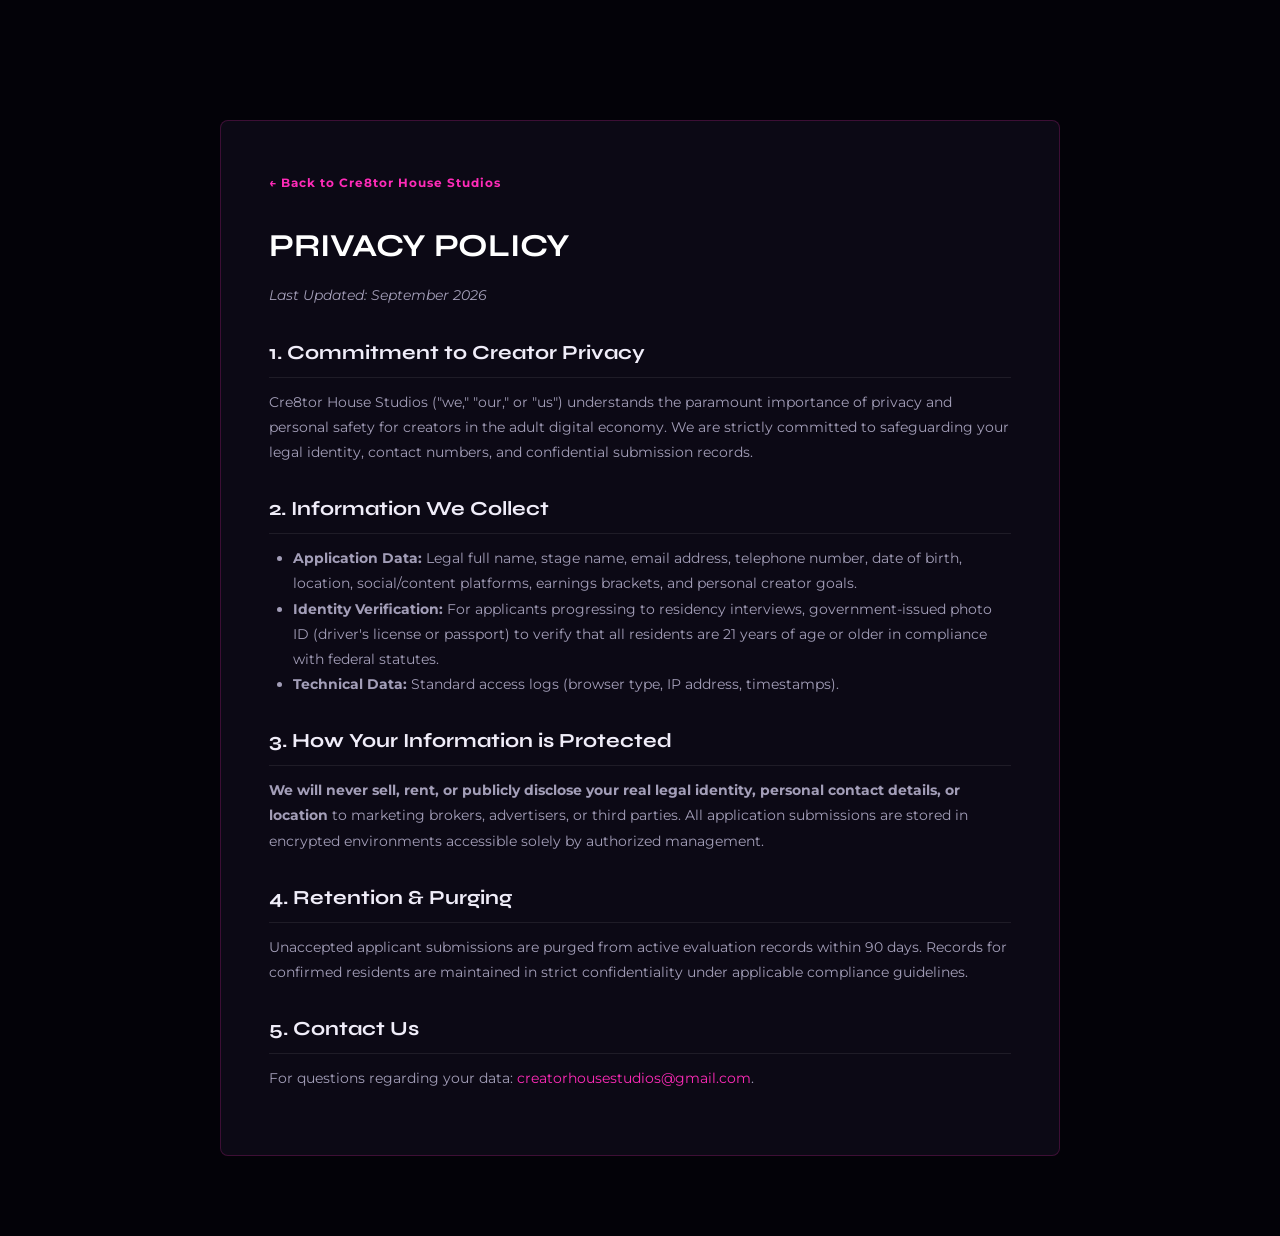
<file: privacy.html>
<!doctype html>
<html lang="en">
<head>
  <meta charset="utf-8">
  <meta name="viewport" content="width=device-width, initial-scale=1">
  <title>Privacy Policy — Cre8tor House Studios</title>
  <link rel="stylesheet" href="style.css">
</head>
<body class="legal-page">
  <div class="legal-container">
    <a href="index.html" class="legal-back">← Back to Cre8tor House Studios</a>
    <h1>PRIVACY POLICY</h1>
    <p><em>Last Updated: September 2026</em></p>

    <h2>1. Commitment to Creator Privacy</h2>
    <p>Cre8tor House Studios ("we," "our," or "us") understands the paramount importance of privacy and personal safety for creators in the adult digital economy. We are strictly committed to safeguarding your legal identity, contact numbers, and confidential submission records.</p>

    <h2>2. Information We Collect</h2>
    <ul>
      <li><strong>Application Data:</strong> Legal full name, stage name, email address, telephone number, date of birth, location, social/content platforms, earnings brackets, and personal creator goals.</li>
      <li><strong>Identity Verification:</strong> For applicants progressing to residency interviews, government-issued photo ID (driver's license or passport) to verify that all residents are 21 years of age or older in compliance with federal statutes.</li>
      <li><strong>Technical Data:</strong> Standard access logs (browser type, IP address, timestamps).</li>
    </ul>

    <h2>3. How Your Information is Protected</h2>
    <p><strong>We will never sell, rent, or publicly disclose your real legal identity, personal contact details, or location</strong> to marketing brokers, advertisers, or third parties. All application submissions are stored in encrypted environments accessible solely by authorized management.</p>

    <h2>4. Retention & Purging</h2>
    <p>Unaccepted applicant submissions are purged from active evaluation records within 90 days. Records for confirmed residents are maintained in strict confidentiality under applicable compliance guidelines.</p>

    <h2>5. Contact Us</h2>
    <p>For questions regarding your data: <a href="mailto:creatorhousestudios@gmail.com" style="color: var(--accent-pink);">creatorhousestudios@gmail.com</a>.</p>
  </div>
</body>
</html>
</file>
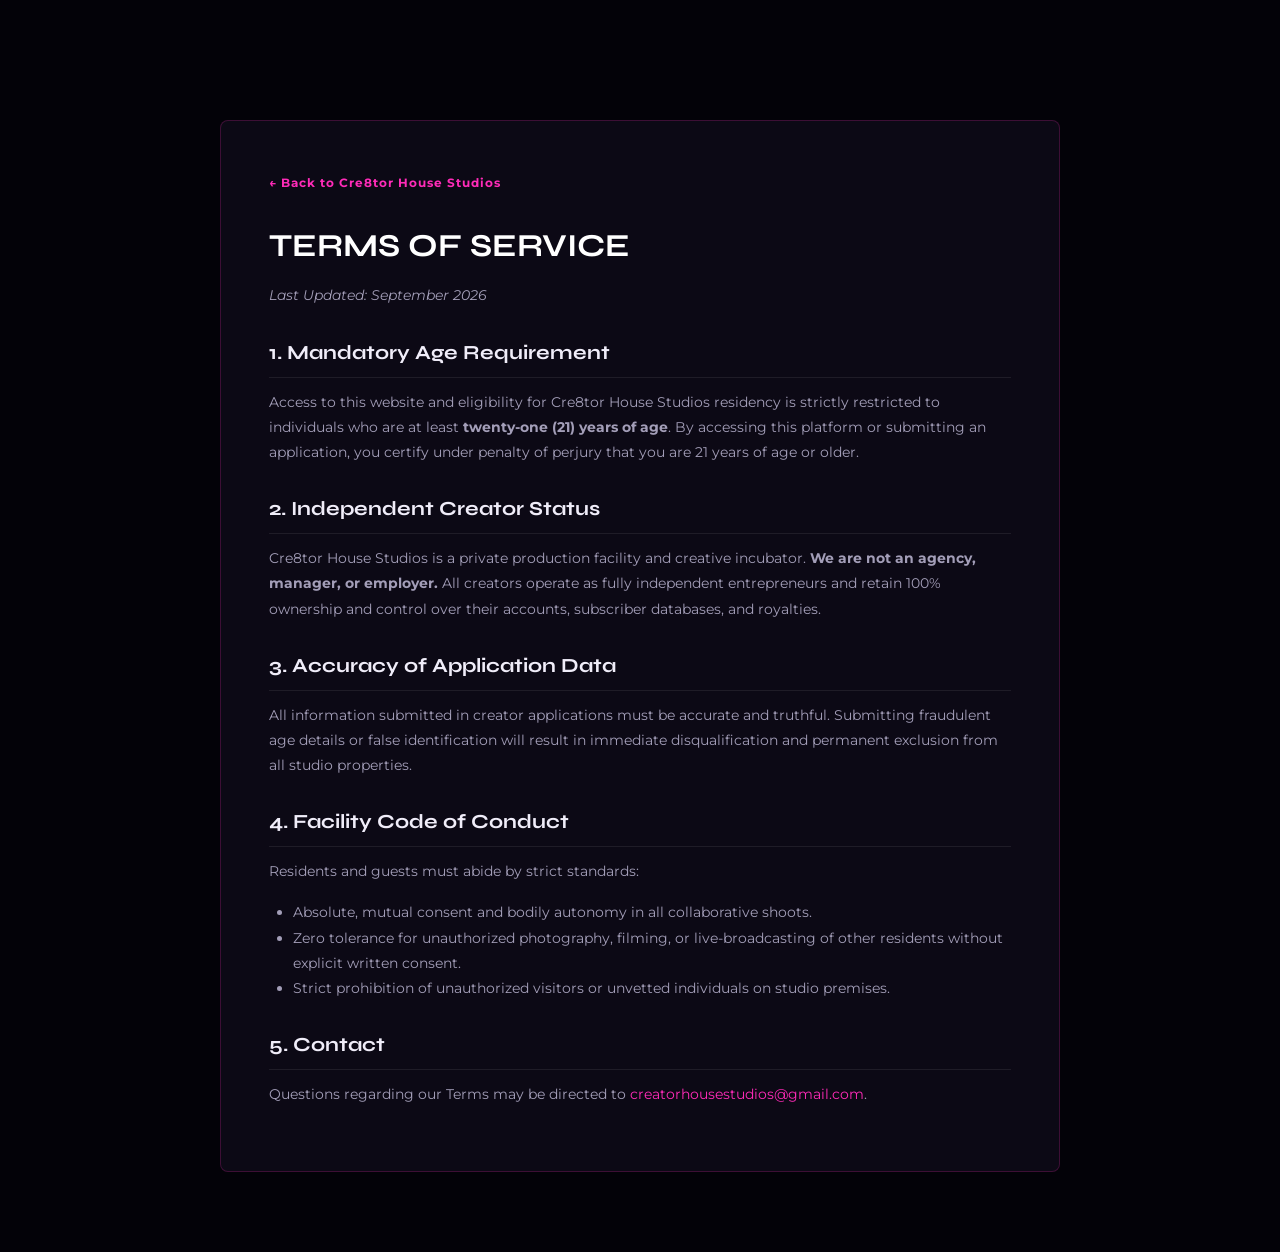
<file: terms.html>
<!doctype html>
<html lang="en">
<head>
  <meta charset="utf-8">
  <meta name="viewport" content="width=device-width, initial-scale=1">
  <title>Terms of Service — Cre8tor House Studios</title>
  <link rel="stylesheet" href="style.css">
</head>
<body class="legal-page">
  <div class="legal-container">
    <a href="index.html" class="legal-back">← Back to Cre8tor House Studios</a>
    <h1>TERMS OF SERVICE</h1>
    <p><em>Last Updated: September 2026</em></p>

    <h2>1. Mandatory Age Requirement</h2>
    <p>Access to this website and eligibility for Cre8tor House Studios residency is strictly restricted to individuals who are at least <strong>twenty-one (21) years of age</strong>. By accessing this platform or submitting an application, you certify under penalty of perjury that you are 21 years of age or older.</p>

    <h2>2. Independent Creator Status</h2>
    <p>Cre8tor House Studios is a private production facility and creative incubator. <strong>We are not an agency, manager, or employer.</strong> All creators operate as fully independent entrepreneurs and retain 100% ownership and control over their accounts, subscriber databases, and royalties.</p>

    <h2>3. Accuracy of Application Data</h2>
    <p>All information submitted in creator applications must be accurate and truthful. Submitting fraudulent age details or false identification will result in immediate disqualification and permanent exclusion from all studio properties.</p>

    <h2>4. Facility Code of Conduct</h2>
    <p>Residents and guests must abide by strict standards:
      <ul>
        <li>Absolute, mutual consent and bodily autonomy in all collaborative shoots.</li>
        <li>Zero tolerance for unauthorized photography, filming, or live-broadcasting of other residents without explicit written consent.</li>
        <li>Strict prohibition of unauthorized visitors or unvetted individuals on studio premises.</li>
      </ul>
    </p>

    <h2>5. Contact</h2>
    <p>Questions regarding our Terms may be directed to <a href="mailto:creatorhousestudios@gmail.com" style="color: var(--accent-pink);">creatorhousestudios@gmail.com</a>.</p>
  </div>
</body>
</html>
</file>
<file: style.css>
/* Cre8tor House Studios — Main Stylesheet */
@import url('https://fonts.googleapis.com/css2?family=Montserrat:ital,wght@0,300;0,400;0,600;0,700;0,800;0,900;1,800&family=Syne:wght@700;800;900&display=swap');

:root {
  --bg-dark: #030208;
  --bg-card: rgba(18, 14, 28, 0.7);
  --bg-card-hover: rgba(28, 22, 44, 0.85);
  --accent-pink: #ff2bb8;
  --accent-pink-glow: rgba(255, 43, 184, 0.45);
  --accent-cyan: #00f0ff;
  --text-main: #ffffff;
  --text-muted: #a39eb8;
  --border-subtle: rgba(255, 43, 184, 0.2);
  --border-highlight: rgba(255, 43, 184, 0.5);
  --font-heading: 'Syne', sans-serif;
  --font-body: 'Montserrat', sans-serif;
}

* {
  box-sizing: border-box;
  margin: 0;
  padding: 0;
}

html {
  scroll-behavior: smooth;
}

body {
  background-color: var(--bg-dark);
  color: var(--text-main);
  font-family: var(--font-body);
  line-height: 1.6;
  overflow-x: hidden;
  position: relative;
}

a {
  color: inherit;
  text-decoration: none;
  transition: all 0.2s ease;
}

/* HEADER & NAV */
header {
  position: fixed;
  z-index: 100;
  top: 0;
  left: 0;
  right: 0;
  height: 70px;
  padding: 0 4vw;
  display: flex;
  align-items: center;
  justify-content: space-between;
  background: rgba(3, 2, 8, 0.75);
  backdrop-filter: blur(14px);
  border-bottom: 1px solid rgba(255, 43, 184, 0.15);
}

.logo {
  font-family: var(--font-heading);
  font-weight: 900;
  font-size: 20px;
  letter-spacing: 1px;
  color: #fff;
}

.logo span {
  display: block;
  font-size: 8px;
  letter-spacing: 3px;
  color: var(--accent-pink);
  font-family: var(--font-body);
  font-weight: 700;
}

nav {
  display: flex;
  gap: 24px;
  font-size: 11px;
  letter-spacing: 2px;
  font-weight: 700;
}

nav a:hover {
  color: var(--accent-pink);
  text-shadow: 0 0 10px var(--accent-pink-glow);
}

.navbtn, .cta {
  display: inline-block;
  border: 1px solid var(--accent-pink);
  padding: 12px 24px;
  background: rgba(255, 43, 184, 0.12);
  color: #fff;
  font-weight: 800;
  font-size: 11px;
  letter-spacing: 2px;
  text-transform: uppercase;
  border-radius: 4px;
  box-shadow: 0 0 16px rgba(255, 43, 184, 0.25);
  cursor: pointer;
  transition: all 0.25s ease;
  text-align: center;
}

.navbtn:hover, .cta:hover {
  background: var(--accent-pink);
  color: #fff;
  box-shadow: 0 0 24px rgba(255, 43, 184, 0.6);
  transform: translateY(-1px);
}

.cta.secondary {
  border-color: rgba(255, 255, 255, 0.3);
  background: rgba(255, 255, 255, 0.05);
  box-shadow: none;
}

.cta.secondary:hover {
  border-color: #fff;
  background: rgba(255, 255, 255, 0.15);
}

/* HERO SECTION */
.hero {
  min-height: 100vh;
  position: relative;
  display: flex;
  flex-direction: column;
  justify-content: flex-end;
  padding: 120px 6vw 80px;
  overflow: hidden;
  background: #020107;
}

.hero-art {
  position: absolute;
  inset: 0;
  z-index: 1;
}

.hero-art img {
  width: 100%;
  height: 100%;
  object-fit: cover;
  object-position: center top;
  filter: brightness(0.85) contrast(1.05);
}

.hero-overlay {
  position: absolute;
  inset: 0;
  background: linear-gradient(180deg, rgba(3, 2, 8, 0.3) 0%, rgba(3, 2, 8, 0.7) 60%, #030208 100%);
  z-index: 2;
}

.hero-content {
  position: relative;
  z-index: 10;
  max-width: 880px;
}

.hero-pill {
  display: inline-block;
  font-size: 11px;
  letter-spacing: 3px;
  color: var(--accent-pink);
  background: rgba(255, 43, 184, 0.15);
  border: 1px solid var(--border-highlight);
  padding: 6px 14px;
  border-radius: 30px;
  margin-bottom: 20px;
  font-weight: 700;
}

.hero h1 {
  font-family: var(--font-heading);
  font-size: clamp(32px, 6vw, 56px);
  font-weight: 900;
  line-height: 1.15;
  margin-bottom: 20px;
  text-transform: uppercase;
  text-shadow: 0 0 30px rgba(0, 0, 0, 0.8);
}

.hero p {
  font-size: clamp(15px, 2vw, 18px);
  color: #ddd9ee;
  max-width: 680px;
  margin-bottom: 32px;
  font-weight: 400;
}

.hero-actions {
  display: flex;
  gap: 16px;
  flex-wrap: wrap;
}

/* GENERAL SECTIONS */
.section {
  padding: 100px 6vw;
  position: relative;
  z-index: 10;
}

.section.dark {
  background: #06040e;
  border-top: 1px solid rgba(255, 43, 184, 0.08);
  border-bottom: 1px solid rgba(255, 43, 184, 0.08);
}

.section-tag {
  display: block;
  font-size: 11px;
  letter-spacing: 3px;
  font-weight: 800;
  color: var(--accent-pink);
  margin-bottom: 12px;
  text-transform: uppercase;
}

.section-title {
  font-family: var(--font-heading);
  font-size: clamp(26px, 4vw, 42px);
  font-weight: 900;
  margin-bottom: 24px;
  line-height: 1.2;
}

.section-desc {
  font-size: 16px;
  color: var(--text-muted);
  max-width: 720px;
  margin-bottom: 48px;
}

/* GRIDS & CARDS */
.grid {
  display: grid;
  grid-template-columns: repeat(auto-fit, minmax(280px, 1fr));
  gap: 28px;
}

.card {
  background: var(--bg-card);
  border: 1px solid var(--border-subtle);
  border-radius: 8px;
  padding: 36px 28px;
  transition: all 0.3s ease;
  backdrop-filter: blur(8px);
}

.card:hover {
  background: var(--bg-card-hover);
  border-color: var(--border-highlight);
  transform: translateY(-4px);
  box-shadow: 0 10px 30px rgba(255, 43, 184, 0.15);
}

.card-num {
  font-family: var(--font-heading);
  font-size: 32px;
  font-weight: 900;
  color: var(--accent-pink);
  margin-bottom: 12px;
}

.card h3 {
  font-family: var(--font-heading);
  font-size: 20px;
  margin-bottom: 14px;
}

.card p {
  font-size: 14px;
  color: var(--text-muted);
  line-height: 1.7;
}

/* ABOUT & FOUNDER SHOWCASE */
.about-grid {
  display: grid;
  grid-template-columns: 1fr 1fr;
  gap: 50px;
  align-items: center;
}

.founder-card {
  background: var(--bg-card);
  border: 1px solid var(--border-subtle);
  border-radius: 8px;
  overflow: hidden;
  box-shadow: 0 0 30px rgba(0,0,0,0.5);
}

.founder-card img {
  width: 100%;
  max-height: 380px;
  object-fit: cover;
  display: block;
}

.founder-info {
  padding: 24px;
}

.founder-title {
  font-size: 11px;
  letter-spacing: 2px;
  color: var(--accent-pink);
  font-weight: 800;
  margin-bottom: 6px;
}

.founder-name {
  font-family: var(--font-heading);
  font-size: 22px;
  font-weight: 800;
  margin-bottom: 12px;
}

.founder-bio {
  font-size: 13px;
  color: var(--text-muted);
}

/* THE HOUSE SHOWCASE */
.house-features {
  display: grid;
  grid-template-columns: repeat(auto-fit, minmax(240px, 1fr));
  gap: 20px;
}

.feature-pill {
  background: rgba(255, 255, 255, 0.03);
  border: 1px solid rgba(255, 255, 255, 0.08);
  padding: 24px;
  border-radius: 6px;
  transition: all 0.2s ease;
}

.feature-pill:hover {
  border-color: var(--accent-cyan);
  background: rgba(0, 240, 255, 0.04);
}

.feature-pill h4 {
  color: #fff;
  font-size: 16px;
  margin-bottom: 8px;
}

.feature-pill p {
  font-size: 13px;
  color: var(--text-muted);
}

/* FAQ ACCORDION */
.faq-list {
  max-width: 800px;
  display: flex;
  flex-direction: column;
  gap: 16px;
}

details {
  background: var(--bg-card);
  border: 1px solid var(--border-subtle);
  border-radius: 6px;
  padding: 20px 24px;
  cursor: pointer;
  transition: all 0.2s ease;
}

details[open] {
  border-color: var(--border-highlight);
  background: var(--bg-card-hover);
}

summary {
  font-weight: 700;
  font-size: 16px;
  list-style: none;
  display: flex;
  justify-content: space-between;
  align-items: center;
}

summary::-webkit-details-marker {
  display: none;
}

summary::after {
  content: "+";
  color: var(--accent-pink);
  font-size: 20px;
}

details[open] summary::after {
  content: "−";
}

details p {
  margin-top: 14px;
  font-size: 14px;
  color: var(--text-muted);
  line-height: 1.6;
}

/* APPLICATION FORM */
.form-container {
  max-width: 800px;
  background: var(--bg-card);
  border: 1px solid var(--border-subtle);
  border-radius: 8px;
  padding: 40px;
  box-shadow: 0 0 40px rgba(0, 0, 0, 0.5);
}

.form-group-title {
  font-family: var(--font-heading);
  font-size: 18px;
  color: var(--accent-pink);
  margin: 28px 0 16px;
  border-bottom: 1px solid rgba(255, 43, 184, 0.2);
  padding-bottom: 8px;
}

.form-group-title:first-of-type {
  margin-top: 0;
}

.form-row {
  display: grid;
  grid-template-columns: 1fr 1fr;
  gap: 18px;
  margin-bottom: 18px;
}

.form-field {
  display: flex;
  flex-direction: column;
  gap: 8px;
  margin-bottom: 18px;
}

.form-field.full {
  grid-column: 1 / -1;
}

label {
  font-size: 12px;
  letter-spacing: 1px;
  font-weight: 700;
  color: #ddd9ee;
}

label span.req {
  color: var(--accent-pink);
}

input, select, textarea {
  width: 100%;
  background: rgba(8, 5, 15, 0.8);
  border: 1px solid rgba(255, 43, 184, 0.25);
  color: #fff;
  padding: 14px 16px;
  font-family: var(--font-body);
  font-size: 14px;
  border-radius: 4px;
  outline: none;
  transition: all 0.2s ease;
}

input:focus, select:focus, textarea:focus {
  border-color: var(--accent-pink);
  box-shadow: 0 0 12px var(--accent-pink-glow);
  background: rgba(14, 9, 26, 0.95);
}

select option {
  background: #0d0a17;
  color: #fff;
}

textarea {
  min-height: 120px;
  resize: vertical;
}

/* Checkbox and Radios */
.checkbox-group {
  display: grid;
  grid-template-columns: repeat(auto-fit, minmax(180px, 1fr));
  gap: 10px;
  margin-top: 8px;
}

.checkbox-label {
  display: flex;
  align-items: center;
  gap: 10px;
  font-size: 13px;
  font-weight: 500;
  cursor: pointer;
  background: rgba(255, 255, 255, 0.02);
  padding: 8px 12px;
  border-radius: 4px;
  border: 1px solid rgba(255, 255, 255, 0.05);
}

.checkbox-label input[type="checkbox"] {
  width: 16px;
  height: 16px;
  accent-color: var(--accent-pink);
}

.legal-consent {
  margin: 24px 0;
  padding: 16px;
  background: rgba(255, 43, 184, 0.06);
  border: 1px solid var(--border-subtle);
  border-radius: 4px;
  font-size: 12px;
  color: #c0bdd0;
}

.legal-consent a {
  color: var(--accent-pink);
  text-decoration: underline;
}

/* FOOTER */
footer {
  padding: 60px 6vw 40px;
  background: #020106;
  border-top: 1px solid rgba(255, 43, 184, 0.15);
  display: flex;
  flex-direction: column;
  gap: 30px;
}

.footer-top {
  display: flex;
  justify-content: space-between;
  align-items: center;
  flex-wrap: wrap;
  gap: 20px;
}

.footer-links {
  display: flex;
  gap: 20px;
  font-size: 12px;
  color: var(--text-muted);
}

.footer-links a:hover {
  color: var(--accent-pink);
}

.footer-bottom {
  display: flex;
  justify-content: space-between;
  font-size: 12px;
  color: #55506b;
  border-top: 1px solid rgba(255, 255, 255, 0.05);
  padding-top: 24px;
  flex-wrap: wrap;
  gap: 12px;
}

/* AGE GATE MODAL */
.age-gate-overlay {
  position: fixed;
  inset: 0;
  z-index: 99999;
  background: rgba(3, 2, 8, 0.96);
  backdrop-filter: blur(14px);
  display: flex;
  align-items: center;
  justify-content: center;
  padding: 20px;
}

.age-gate-card {
  max-width: 520px;
  width: 100%;
  background: #0d0a17;
  border: 1px solid rgba(255, 43, 184, 0.4);
  box-shadow: 0 0 50px rgba(255, 43, 184, 0.25);
  border-radius: 8px;
  padding: 40px 32px;
  text-align: center;
}

.gate-badge {
  display: inline-block;
  font-size: 10px;
  letter-spacing: 2px;
  font-weight: 800;
  color: var(--accent-pink);
  border: 1px solid rgba(255, 43, 184, 0.4);
  padding: 4px 12px;
  margin-bottom: 18px;
  border-radius: 20px;
}

.age-gate-card h2 {
  font-family: var(--font-heading);
  font-size: 24px;
  letter-spacing: 1px;
  margin-bottom: 16px;
  color: #fff;
}

.age-gate-card p {
  font-size: 14px;
  color: #b5b3c3;
  line-height: 1.6;
  margin-bottom: 28px;
}

.gate-actions {
  display: flex;
  flex-direction: column;
  gap: 12px;
}

.gate-enter-btn {
  width: 100%;
  cursor: pointer;
}

.gate-exit-btn {
  background: transparent;
  border: 1px solid #36324a;
  color: #8b88a0;
  padding: 12px;
  font-size: 12px;
  letter-spacing: 1px;
  cursor: pointer;
  border-radius: 4px;
}

.gate-exit-btn:hover {
  border-color: #5d577e;
  color: #fff;
}

.gate-footnote {
  display: block;
  font-size: 11px;
  color: #64607a;
  margin-top: 20px;
}

/* SUCCESS / ERROR MODAL */
.status-modal-overlay {
  position: fixed;
  inset: 0;
  z-index: 10000;
  background: rgba(0, 0, 0, 0.85);
  backdrop-filter: blur(8px);
  display: none;
  align-items: center;
  justify-content: center;
  padding: 20px;
}

.status-modal {
  background: #110d1f;
  border: 1px solid var(--accent-pink);
  box-shadow: 0 0 30px var(--accent-pink-glow);
  max-width: 480px;
  width: 100%;
  padding: 36px 28px;
  border-radius: 8px;
  text-align: center;
}

.status-modal h3 {
  font-family: var(--font-heading);
  font-size: 22px;
  margin-bottom: 12px;
  color: #fff;
}

.status-modal p {
  font-size: 14px;
  color: var(--text-muted);
  margin-bottom: 24px;
}

/* LEGAL PAGES STYLING */
.legal-page {
  background: var(--bg-dark);
  padding: 120px 6vw 80px;
  min-height: 100vh;
}

.legal-container {
  max-width: 840px;
  margin: 0 auto;
  background: var(--bg-card);
  border: 1px solid var(--border-subtle);
  border-radius: 8px;
  padding: 48px;
}

.legal-back {
  display: inline-block;
  font-size: 12px;
  letter-spacing: 1px;
  color: var(--accent-pink);
  margin-bottom: 28px;
  font-weight: 700;
}

.legal-container h1 {
  font-family: var(--font-heading);
  font-size: 32px;
  margin-bottom: 12px;
  color: #fff;
}

.legal-container h2 {
  font-family: var(--font-heading);
  font-size: 20px;
  margin: 28px 0 12px;
  color: #f0edf9;
  border-bottom: 1px solid rgba(255, 255, 255, 0.08);
  padding-bottom: 8px;
}

.legal-container p, .legal-container ul {
  font-size: 14px;
  color: var(--text-muted);
  line-height: 1.8;
  margin-bottom: 16px;
}

.legal-container ul {
  padding-left: 24px;
}

.compliance-box {
  background: rgba(255, 43, 184, 0.08);
  border-left: 3px solid var(--accent-pink);
  padding: 16px 20px;
  margin: 20px 0;
  font-size: 14px;
  color: #ddd9ee;
}

/* RESPONSIVE BREAKPOINTS */
@media (max-width: 900px) {
  header nav {
    display: none;
  }
  .about-grid {
    grid-template-columns: 1fr;
  }
  .form-row {
    grid-template-columns: 1fr;
  }
  .form-container {
    padding: 24px;
  }
  .legal-container {
    padding: 24px;
  }
}
</file>
